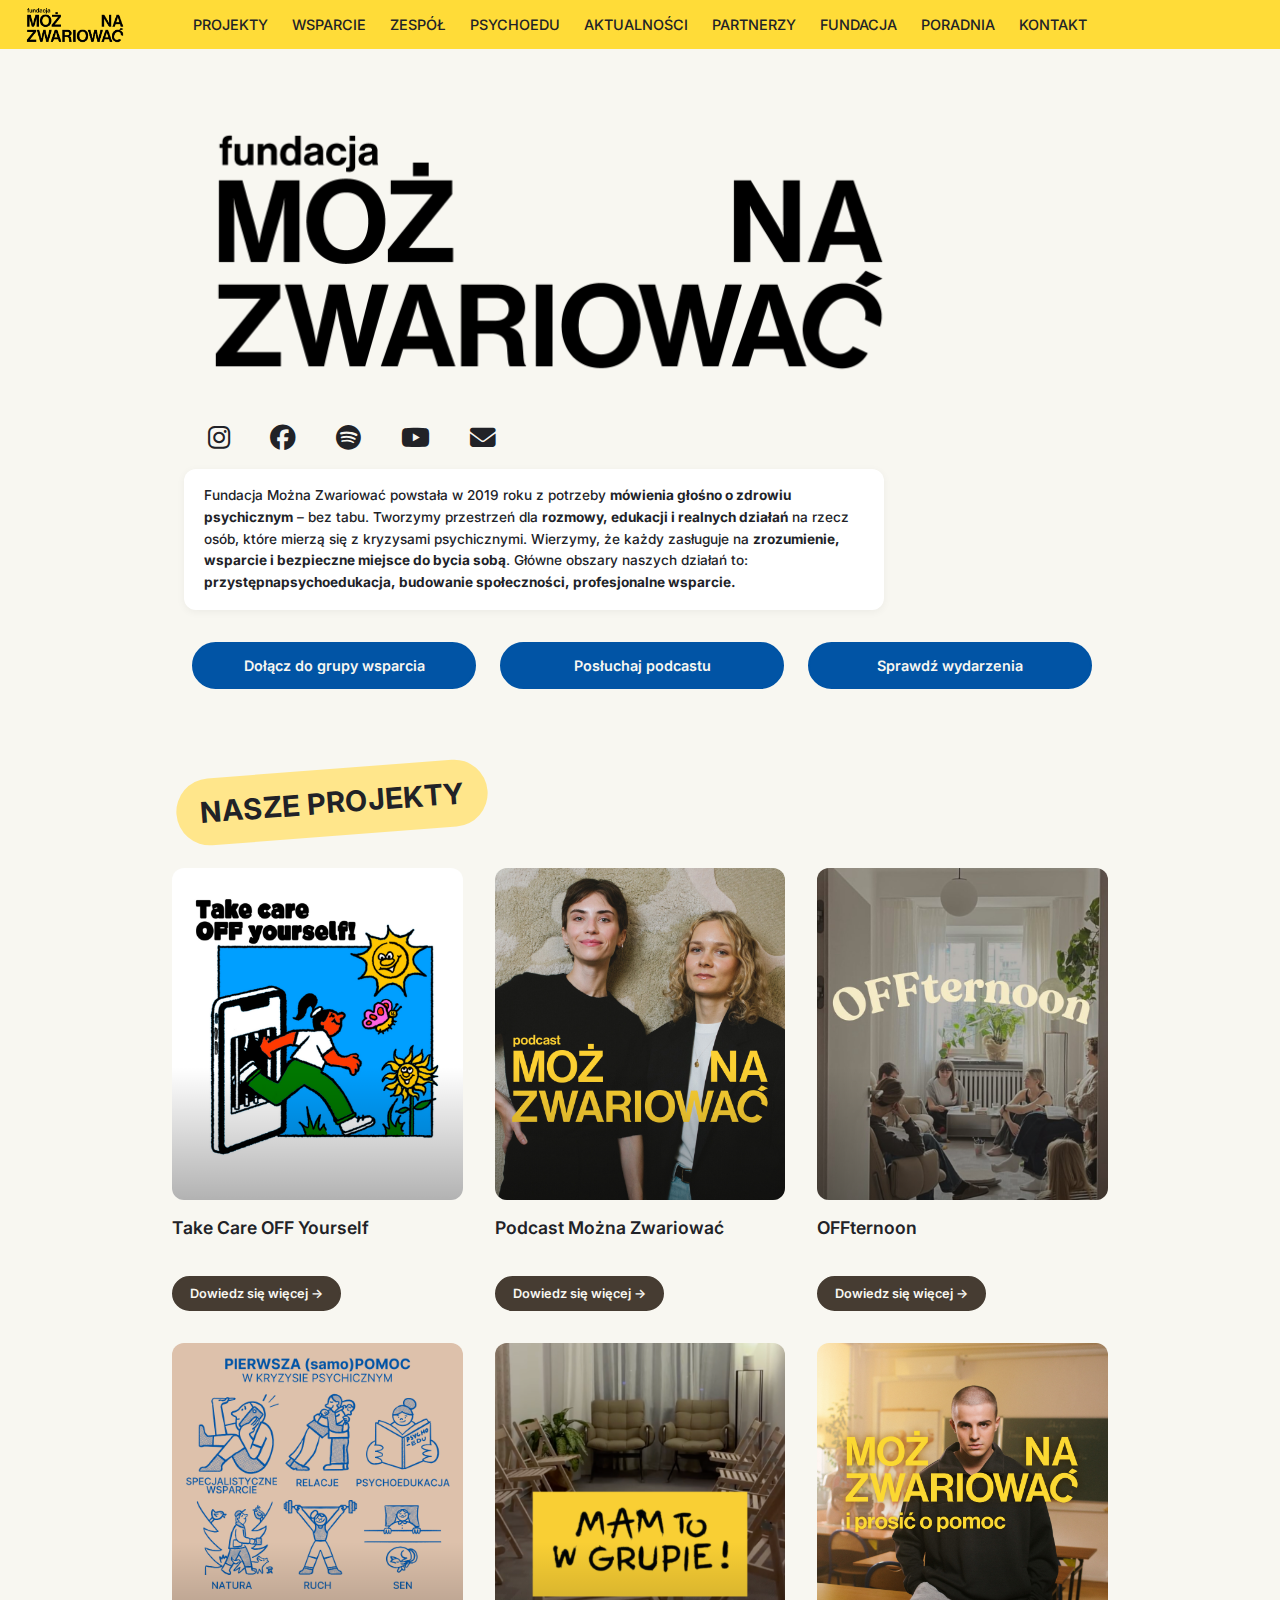
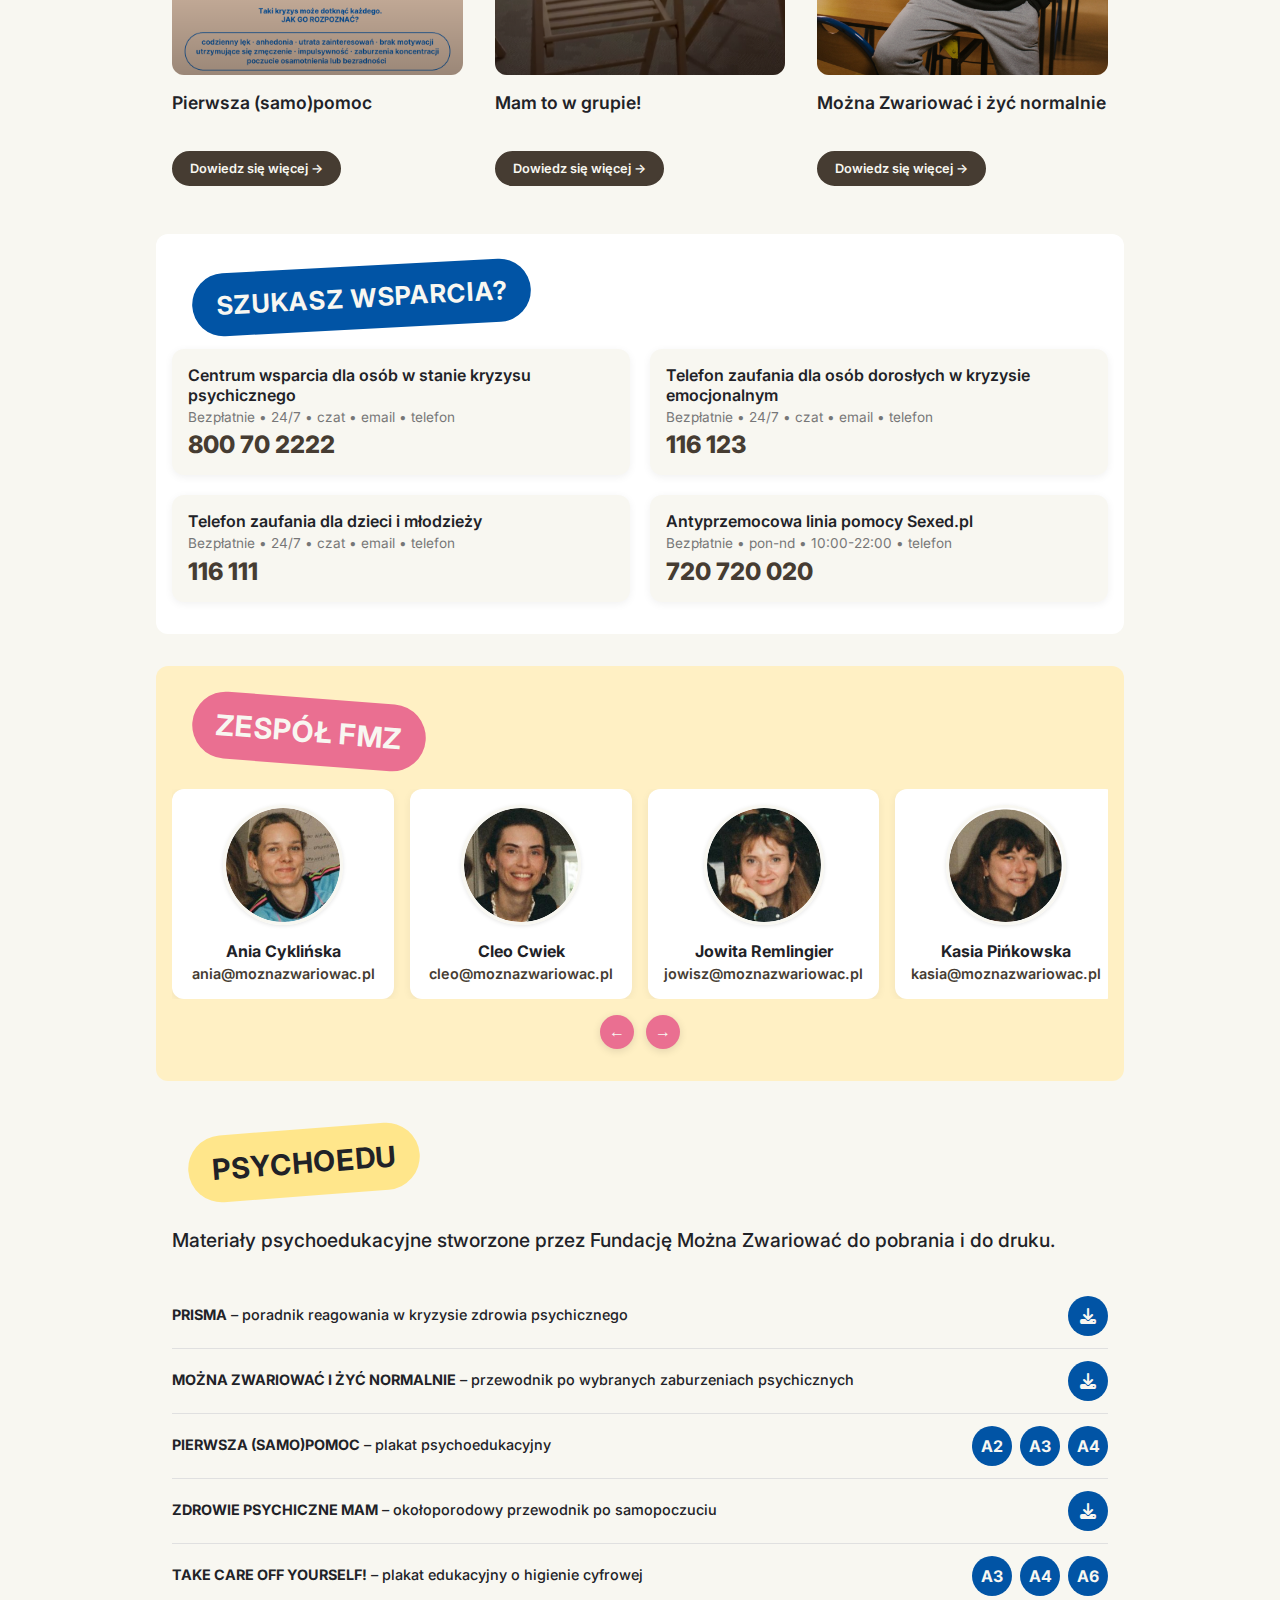
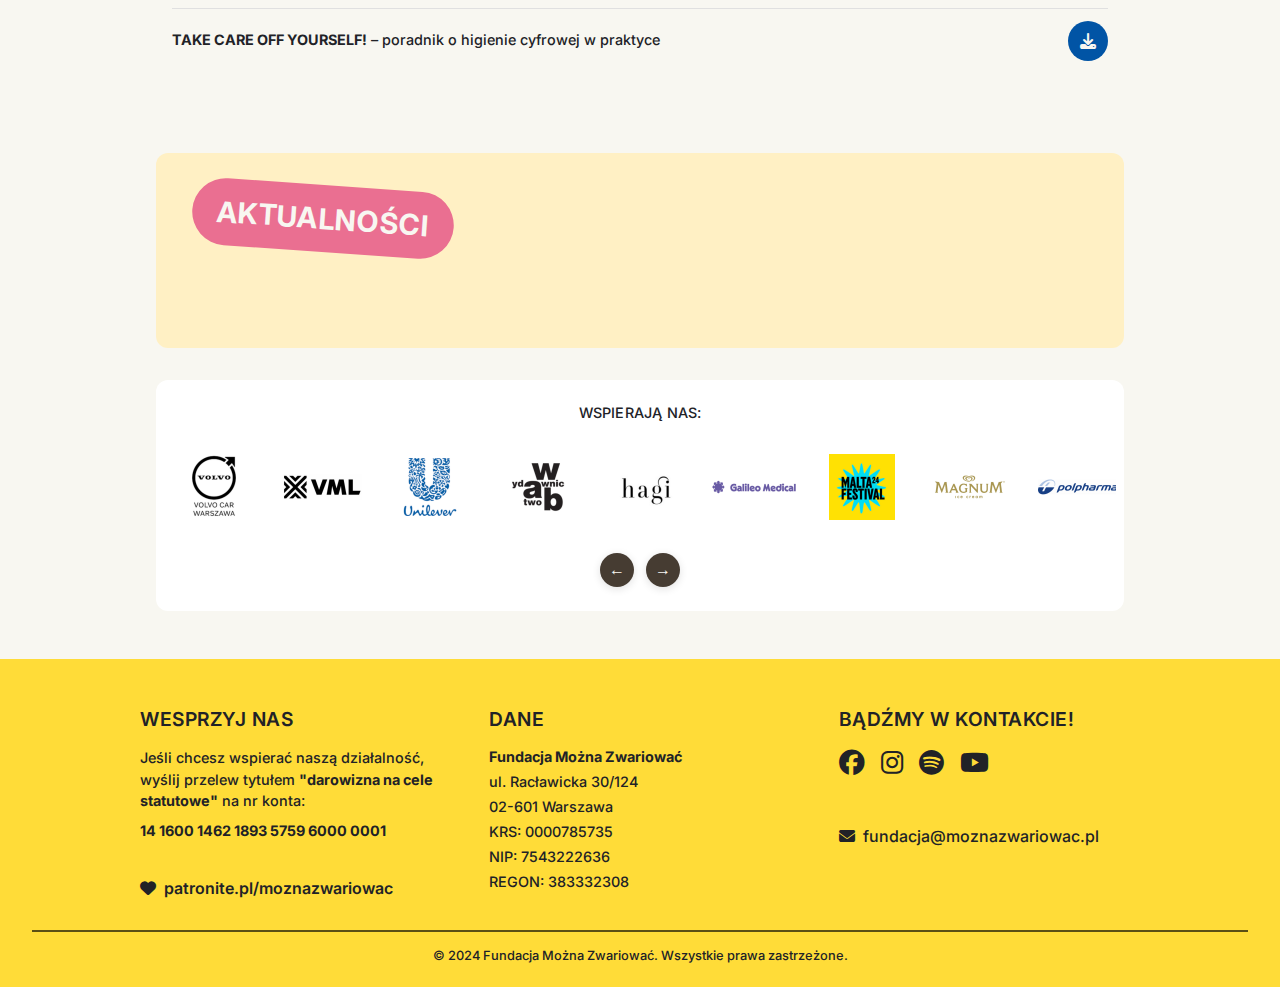
<file: index.html>
<!DOCTYPE html>
<html lang="pl">
  <head>
    <meta charset="UTF-8" />
    <meta name="viewport" content="width=device-width, initial-scale=1.0" />
    <title>Fundacja Można Zwariować</title>
    <link
      href="https://fonts.googleapis.com/css2?family=Inter:wght@400;600;800&display=swap"
      rel="stylesheet"
    />
    <link
      rel="stylesheet"
      href="https://cdnjs.cloudflare.com/ajax/libs/font-awesome/6.5.0/css/all.min.css"
    />
    <link rel="stylesheet" href="style.css" />
    <link rel="icon" type="image/png" href="images/favicon.png" />
  </head>
  <body>
    <header>
        <a href="index.html">
          <img
            src="images/logo-black.png"
            alt="Fundacja Można Zwariować"
            class="logo"
          />
        </a>

        <nav class="desktop-nav">
          <a href="#projekty">PROJEKTY</a>
          <a href="#wsparcie">WSPARCIE</a>
          <a href="#zespol">ZESPÓŁ</a>
          <a href="#psychoedu">PSYCHOEDU</a>
          <a href="#aktualnosci">AKTUALNOŚCI</a>
          <a href="#partnerzy">PARTNERZY</a>
          <a href="fundacja.html">FUNDACJA</a>
          <a href="http://poradniamoznazwariowac.pl/" target="_blank">PORADNIA</a>
          <a href="#kontakt">KONTAKT</a>
        </nav>

      <button class="menu-toggle" onclick="toggleMenu()">☰</button>
    </header>

    <nav class="menu" id="mobileMenu">
      <a href="#projekty">Projekty</a>
      <a href="#wsparcie">Wsparcie</a>
      <a href="#zespol">Zespół</a>
      <a href="#psychoedu">Psychoedu</a>
      <a href="#aktualnosci">Aktualności</a>
      <a href="#partnerzy">Partnerzy</a>
      <a href="fundacja.html">Fundacja</a>
      <a href="http://poradniamoznazwariowac.pl/" target="_blank">Poradnia</a>
      <a href="#kontakt">Kontakt</a>
    </nav>

    <main class="container">
      <section class="hero">
        <img
          src="images/logo-black.png"
          alt="Fundacja Można Zwariować"
          class="hero-logo"
        />

       <div class="social-icons">
          <a href="https://www.instagram.com/moznazwariowac/" target="_blank"
            ><i class="fab fa-instagram"></i
          ></a>
          <a
            href="https://www.facebook.com/fundacjamoznazwariowac/"
            target="_blank"
            ><i class="fab fa-facebook"></i
          ></a>
          <a
            href="https://open.spotify.com/show/7yq7L2H5VwxzbtKMXawCY4"
            target="_blank"
            ><i class="fab fa-spotify"></i
          ></a>
          <a href="https://www.youtube.com/@moznazwariowac" target="_blank"
            ><i class="fab fa-youtube"></i
          ></a>
          <a href="mailto:fundacja@moznazwariowac.pl"
            ><i class="fas fa-envelope"></i
          ></a>
        </div>
      </div>

        <div class="hero-description">
          <p>
            Fundacja Można Zwariować powstała w 2019 roku z potrzeby <b>mówienia
            głośno o zdrowiu psychicznym</b> – bez tabu. Tworzymy przestrzeń dla
            <b>rozmowy, edukacji i realnych działań</b> na rzecz osób, które mierzą się
            z kryzysami psychicznymi. Wierzymy, że każdy zasługuje na
            <b>zrozumienie, wsparcie i bezpieczne miejsce do bycia sobą</b>. 
            Główne obszary naszych działań to: <b>przystępnapsychoedukacja, budowanie społeczności, profesjonalne wsparcie.
          </p>
        </div>

        <div class="cta-buttons">
          <a href="https://forms.gle/CVg6E27VprXmiKcBA" class="cta-button" target="_blank">Dołącz do grupy wsparcia</a>
          <a href="https://www.youtube.com/@moznazwariowac/videos" class="cta-button" target="_blank">Posłuchaj podcastu</a>
          <a href="#" class="cta-button">Sprawdź wydarzenia</a>
        </div>
      </section>


      <div class="section-heading" id="projects">
        <h2>nasze projekty</h2>
      </div>
      <section class="projects" id="projekty">
        <div class="project">
          <div class="image-wrapper">
            <img src="images/takecare.png" alt="Take Care" />
          </div>
          <h3>Take Care OFF Yourself</h3>
          <a href="#" class="project-button">Dowiedz się więcej →</a>
        </div>

        <div class="project">
          <div class="image-wrapper">
            <img src="images/podcast.png" alt="Podcast" />
          </div>
          <h3>Podcast Można Zwariować</h3>
          <a href="https://open.spotify.com/show/7yq7L2H5VwxzbtKMXawCY4" class="project-button" target="_blank">Dowiedz się więcej →</a>
        </div>

        <div class="project">
          <div class="image-wrapper">
            <img src="images/offternoon.jpg" alt="OFFternoon" />
          </div>
          <h3>OFFternoon</h3>
          <a href="offternoon.html" class="project-button">Dowiedz się więcej →</a>
        </div>

        <div class="project">
          <div class="image-wrapper">
            <img src="images/plakat.png" alt="Materials" />
          </div>
          <h3>Pierwsza (samo)pomoc</h3>
          <a href="#" class="project-button">Dowiedz się więcej →</a>
        </div>

        <div class="project">
          <div class="image-wrapper">
            <img src="images/grupy3.png" alt="Support Group" />
          </div>
          <h3>Mam to w grupie!</h3>
          <a href="mamtowgrupie.html" class="project-button">Dowiedz się więcej →</a>
        </div>

        <div class="project">
          <div class="image-wrapper">
            <img src="images/kampania/poster1.jpg" alt="Events" />
          </div>
          <h3>Można Zwariować i żyć normalnie</h3>
          <a href="kampania.html" class="project-button">Dowiedz się więcej →</a>
        </div>

        <!-- <div class="project">
          <div class="image-wrapper">
            <img src="images/archive2.png" alt="Archive" />
          </div>
          <h3>Aktualności</h3>
          <a href="#" class="project-button">Dowiedz się więcej →</a>
        </div> -->
      </section>

      <section class="trusted-section" id="wsparcie" aria-label="Organizacje, którym możesz zaufać">
        <div class="trusted-heading">
          <h2>Szukasz wsparcia?</h2>
        </div>
        <div class="trusted-grid">
          <article class="trusted-card">
            <h3 class="trusted-title"><a class="Centrum Wsparcia dla Osób w Stanie Kryzysu Psychicznego" href="https://centrumwsparcia.pl/" target="_blank" rel="noopener">Centrum wsparcia dla osób w stanie kryzysu psychicznego</a></h3>
            <p class="trusted-meta">Bezpłatnie • 24/7 • czat • email • telefon</p>
            <p class="trusted-phone">800 70 2222</p>
          </article>

          <article class="trusted-card">
            <h3 class="trusted-title"><a class="Telefon zaufania dla osób dorosłych w kryzysie emocjonalnym" href="https://116sos.pl/" target="_blank" rel="noopener">Telefon zaufania dla osób dorosłych w kryzysie emocjonalnym</a></h3>
            <p class="trusted-meta">Bezpłatnie • 24/7 • czat • email • telefon</p>
            <p class="trusted-phone">116 123</p>
          </article>

          <article class="trusted-card">
            <h3 class="trusted-title"><a class="Telefon zaufania dla dzieci i młodzieży" href="https://116111.pl/" target="_blank" rel="noopener">Telefon zaufania dla dzieci i młodzieży</a></h3>
            <p class="trusted-meta">Bezpłatnie • 24/7 • czat • email • telefon</p>
            <p class="trusted-phone">116 111</p>
          </article>

          <article class="trusted-card">
            <h3 class="trusted-title"><a class="Antyprzemocowa linia pomocy Sexed.pl" href="https://sexed.pl/antyprzemocowa-linia/" target="_blank" rel="noopener">Antyprzemocowa linia pomocy Sexed.pl</a></h3>
            <p class="trusted-meta">Bezpłatnie • pon-nd • 10:00-22:00 • telefon</p>
            <p class="trusted-phone">720 720 020</p>
          </article>
        </div>
      </section>

      <section class="team-section" id="zespol">
        <div class="team-heading">
          <h2>zespół FMZ</h2>
        </div>
        <div class="team-carousel" aria-label="Zespół">
          <div class="team-track" id="teamTrack">
            <article class="team-card">
              <img class="team-avatar" src="images/ania.png" alt="Ania Cyklińska" />
              <h3 class="team-name">Ania Cyklińska</h3>
              <a class="team-email" href="mailto:ania@moznazwariowac.pl">ania@moznazwariowac.pl</a>
            </article>
            <article class="team-card">
              <img class="team-avatar" src="images/cleo.png" alt="Cleo Cwiek" />
              <h3 class="team-name">Cleo Cwiek</h3>
              <a class="team-email" href="mailto:cleo@moznazwariowac.pl">cleo@moznazwariowac.pl</a>
            </article>
            <article class="team-card">
              <img class="team-avatar" src="images/jowita.png" alt="Jowita Remlingier" />
              <h3 class="team-name">Jowita Remlingier</h3>
              <a class="team-email" href="mailto:jowisz@moznazwariowac.pl">jowisz@moznazwariowac.pl</a>
            </article>
            <article class="team-card">
              <img class="team-avatar" src="images/kasia.png" alt="Kasia Pińkowska" />
              <h3 class="team-name">Kasia Pińkowska</h3>
              <a class="team-email" href="mailto:kasia@moznazwariowac.pl">kasia@moznazwariowac.pl</a>
            </article>
            <article class="team-card">
              <img class="team-avatar" src="images/marlena.png" alt="Marlena Dudzic" />
              <h3 class="team-name">Marlena Dudzic</h3>
              <a class="team-email" href="mailto:marlena@moznazwariowac.pl">marlena@moznazwariowac.pl</a>
            </article>
            <article class="team-card">
              <img class="team-avatar" src="images/natalia.png" alt="Natalia Skałecka" />
              <h3 class="team-name">Natalia Skałecka</h3>
              <a class="team-email" href="mailto:natalia@moznazwariowac.pl">natalia@moznazwariowac.pl</a>
            </article>
            <article class="team-card">
              <img class="team-avatar" src="images/nikola.png" alt="Nikola Jakóbiak" />
              <h3 class="team-name">Nikola Jakóbiak</h3>
              <a class="team-email" href="mailto:nikola@moznazwariowac.pl">nikola@moznazwariowac.pl</a>
            </article>
          </div>
        </div>
        <div class="team-controls">
          <button class="team-arrow" id="teamPrev" aria-label="Poprzedni">←</button>
          <button class="team-arrow" id="teamNext" aria-label="Następny">→</button>
        </div>
        </section>

        <section class="downloads-section" id="psychoedu" aria-label="Materiały do pobrania">
          <div class="downloads-heading">
            <h2>PSYCHOEDU</h2>
          </div>
          <div class="downloads-content">
            <h3>Materiały psychoedukacyjne stworzone przez Fundację Można Zwariować do pobrania i do druku.</h3>
            <div class="downloads-files">
              <div class="download-item">
                <div class="download-info">
                  <h4><b>PRISMA</b> – poradnik reagowania w kryzysie zdrowia psychicznego</h4>
                  </div>
                <a href="https://drive.google.com/file/d/1AkpV8IbRtlFbvODEhepX5FxE9gxZK6Sy/view?usp=sharing" class="download-link" download>
                  <i class="fas fa-download"></i>
                </a>
              </div>
              <div class="download-item">
                <div class="download-info">
                  <h4><b>MOŻNA ZWARIOWAĆ I ŻYĆ NORMALNIE</b> – przewodnik po wybranych zaburzeniach psychicznych</h4>
                </div>
                <a href="https://drive.google.com/file/d/1vzmisI36SeDR1Ib9UPnWpc9Qx49pHuq4/view?usp=sharing" class="download-link" download>
                  <i class="fas fa-download"></i>
                </a>
              </div>
              <div class="download-item">
                <div class="download-info">
                  <h4><b>PIERWSZA (SAMO)POMOC</b> – plakat psychoedukacyjny</h4>
                </div>
                <div class="download-buttons">
                  <a href="https://drive.google.com/file/d/1t8uBd5U8M_1JInVhxexXxLSyks7fgVb6/view?usp=sharing" class="download-link" download>A2</a>
                  <a href="https://drive.google.com/file/d/1K2RusF0R9DjweR-a9WdTZ6hkpkXjFIGn/view?usp=sharing" class="download-link" download>A3</a>
                  <a href="https://drive.google.com/file/d/1MVrzPXCpaJBgLE9VXgFNlO-_PEVJSY0l/view?usp=sharing" class="download-link" download>A4</a>
                </div>
              </div>
              <div class="download-item">
                <div class="download-info">
                  <h4><b>ZDROWIE PSYCHICZNE MAM</b> – okołoporodowy przewodnik po samopoczuciu </h4>
                </div>
                <a href="https://drive.google.com/file/d/1NMuS2Zonf6kxhiUPzZrVwNc4xz4H-gSi/view?usp=sharing" class="download-link" download>
                  <i class="fas fa-download"></i>
                </a>
              </div>
              <div class="download-item">
                <div class="download-info">
                  <h4><b>TAKE CARE OFF YOURSELF!</b> – plakat edukacyjny o higienie cyfrowej</h4>
                </div>
                <div class="download-buttons">
                  <a href="https://drive.google.com/file/d/1zzDUolJ8pF8tScPF4yzJZ4iECauMotT8/view?usp=sharing" class="download-link" download>A3</a>
                  <a href="https://drive.google.com/file/d/1X4hQGOuIaIx8rHTEGJ8dn_weIZfPxAQ9/view?usp=sharing" class="download-link" download>A4</a>
                  <a href="https://drive.google.com/file/d/1WYmOs-LdxWRmuCXEfM8lwopyncpqix2y/view?usp=sharing" class="download-link" download>A6</a>
                </div>
              </div>
              <div class="download-item">
                <div class="download-info">
                  <h4><b>TAKE CARE OFF YOURSELF!</b> – poradnik o higienie cyfrowej w praktyce</h4>
                </div>
                <a href="https://drive.google.com/file/d/1uewqJsJp4NoGZCtAJEx8et4A74IIZWDT/view?usp=sharing" class="download-link" download>
                  <i class="fas fa-download"></i>
                </a>
              </div>
            </div>
          </div>
        </section>

        <section class="instagram-section" id="aktualnosci" aria-label="Aktualności">
          <div class="instagram-heading">
            <h2>aktualności</h2>
          </div>
          <div class="instagram-grid-container">
            <!-- Behold Instagram Feed Widget -->
            <behold-widget feed-id="1lDxrCmmyEaCpyabLuM0"></behold-widget>
            <script>
              (() => {
                const d=document,s=d.createElement("script");s.type="module";
                s.src="https://w.behold.so/widget.js";d.head.append(s);
              })();
            </script>
          </div>
        </section>

        <section class="partners-section" id="partnerzy" aria-label="Partnerzy">
          <div class="partners-heading">
            <h2>WSPIERAJĄ NAS:</h2>
          </div>
          <div class="partners-track" id="partnersTrack">
            <div class="partner-item"><img src="images/partnerzy/1.png" alt="Partner 1" /></div>
            <div class="partner-item"><img src="images/partnerzy/2.png" alt="Partner 2" /></div>
            <div class="partner-item"><img src="images/partnerzy/3.png" alt="Partner 3" /></div>
            <div class="partner-item"><img src="images/partnerzy/4.png" alt="Partner 4" /></div>
            <div class="partner-item"><img src="images/partnerzy/5.png" alt="Partner 5" /></div>
            <div class="partner-item"><img src="images/partnerzy/6.png" alt="Partner 6" /></div>
            <div class="partner-item"><img src="images/partnerzy/7.png" alt="Partner 7" /></div>
            <div class="partner-item"><img src="images/partnerzy/8.png" alt="Partner 8" /></div>
            <div class="partner-item"><img src="images/partnerzy/9.png" alt="Partner 9" /></div>
            <div class="partner-item"><img src="images/partnerzy/10.png" alt="Partner 10" /></div>
            <div class="partner-item"><img src="images/partnerzy/11.png" alt="Partner 11" /></div>
            <div class="partner-item"><img src="images/partnerzy/12.png" alt="Partner 12" /></div>
            <div class="partner-item"><img src="images/partnerzy/13.png" alt="Partner 13" /></div>
            <div class="partner-item"><img src="images/partnerzy/14.png" alt="Partner 14" /></div>
            <div class="partner-item"><img src="images/partnerzy/15.png" alt="Partner 15" /></div>
            <div class="partner-item"><img src="images/partnerzy/16.png" alt="Partner 16" /></div>
            <div class="partner-item"><img src="images/partnerzy/17.png" alt="Partner 17" /></div>
            <div class="partner-item"><img src="images/partnerzy/18.png" alt="Partner 18" /></div>
            <div class="partner-item"><img src="images/partnerzy/19.png" alt="Partner 19" /></div>
            <div class="partner-item"><img src="images/partnerzy/20.png" alt="Partner 20" /></div>
            <div class="partner-item"><img src="images/partnerzy/21.png" alt="Partner 21" /></div>
            <div class="partner-item"><img src="images/partnerzy/22.png" alt="Partner 22" /></div>
            <div class="partner-item"><img src="images/partnerzy/23.png" alt="Partner 23" /></div>
            <div class="partner-item"><img src="images/partnerzy/24.png" alt="Partner 24" /></div>
          </div>
          <div class="partners-controls">
            <button class="partners-arrow" id="partnersPrev" aria-label="Poprzedni">←</button>
            <button class="partners-arrow" id="partnersNext" aria-label="Następny">→</button>
          </div>
        </section>
      </main>

    <footer class="footer" id="kontakt">
      <div class="footer-content">
        <div class="footer-section">
          <h3>WESPRZYJ NAS</h3>
          <div class="donation-info">
            <p>Jeśli chcesz wspierać naszą działalność, wyślij przelew tytułem <strong>"darowizna na cele statutowe"</strong> na nr konta:</p>
            <p class="bank-account"><strong>14 1600 1462 1893 5759 6000 0001</strong></p><br>
            <a href="https://patronite.pl/moznazwariowac" target="_blank" class="patronite-link">
              <i class="fas fa-heart"></i> patronite.pl/moznazwariowac
            </a>
          </div>
        </div>

        <div class="footer-section">
          <h3>DANE</h3>
          <div class="contact-info">
            <p><strong>Fundacja Można Zwariować</strong></p>
            <p>ul. Racławicka 30/124</p>
            <p>02-601 Warszawa</p>
            <p>KRS: 0000785735</p>
            <p>NIP: 7543222636</p>
            <p>REGON: 383332308</p>
          </div>
        </div>

        <div class="footer-section">
          <h3>BĄDŹMY W KONTAKCIE!</h3>
          <div class="footer-social-icons">
            <a href="https://www.facebook.com/fundacjamoznazwariowac/" target="_blank">
              <i class="fab fa-facebook"></i>
            </a>
            <a href="https://www.instagram.com/moznazwariowac/" target="_blank">
              <i class="fab fa-instagram"></i>
            </a>
            <a href="https://open.spotify.com/show/7yq7L2H5VwxzbtKMXawCY4" target="_blank">
              <i class="fab fa-spotify"></i>
            </a>
            <a href="https://www.youtube.com/@moznazwariowac" target="_blank">
              <i class="fab fa-youtube"></i>
            </a>
          </div> <br><br>
          <a href="mailto:fundacja@moznazwariowac.pl" class="email-link">
            <i class="fas fa-envelope"></i> fundacja@moznazwariowac.pl
          </a>
        </div>
      </div>
      <div class="footer-bottom">
        <p>&copy; 2024 Fundacja Można Zwariować. Wszystkie prawa zastrzeżone.</p>
      </div>
    </footer>

    <script src="script.js"></script>
  </body>
</html>
</file>
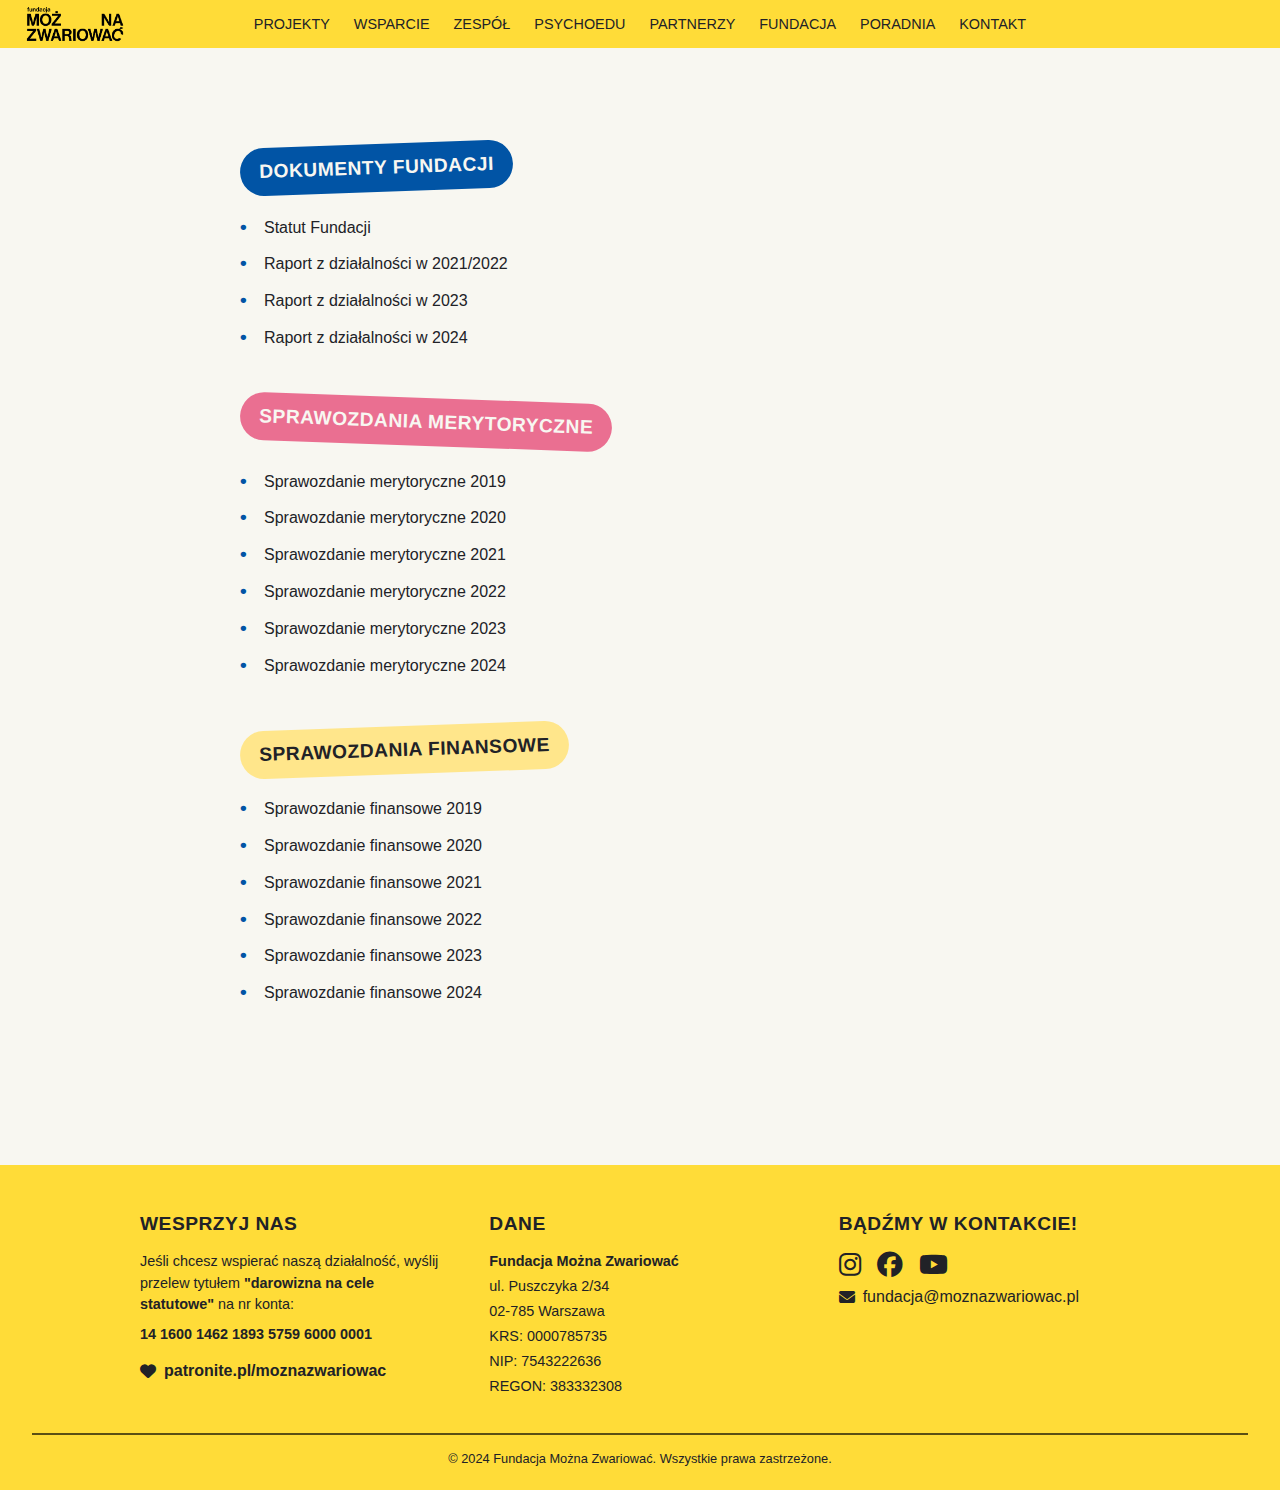
<file: fundacja.html>
<!DOCTYPE html>
<html lang="pl">
  <head>
    <meta charset="UTF-8" />
    <meta name="viewport" content="width=device-width, initial-scale=1.0" />
    <title>Dokumenty Fundacji - Fundacja Można Zwariować</title>
    <link rel="stylesheet" href="style.css" />
    <link rel="icon" type="image/png" href="images/favicon.png" />
    <link
      rel="stylesheet"
      href="https://cdnjs.cloudflare.com/ajax/libs/font-awesome/6.5.0/css/all.min.css"
    />
  </head>
  <body>
    <header>
      <a href="index.html">
        <img
          src="images/logo-black.png"
          alt="Fundacja Można Zwariować"
          class="logo"
        />
      </a>

      <nav class="desktop-nav">
        <a href="index.html#projekty">PROJEKTY</a>
        <a href="index.html#wsparcie">WSPARCIE</a>
        <a href="index.html#zespol">ZESPÓŁ</a>
        <a href="index.html#psychoedu">PSYCHOEDU</a>
        <a href="index.html#partnerzy">PARTNERZY</a>
        <a href="#">FUNDACJA</a>
        <a href="http://poradniamoznazwariowac.pl/" target="_blank">PORADNIA</a>
        <a href="#kontakt">KONTAKT</a>
      </nav>

      <button class="menu-toggle" onclick="toggleMenu()">☰</button>
    </header>

    <nav class="menu" id="mobileMenu">
      <a href="index.html#projekty">Projekty</a>
      <a href="index.html#wsparcie">Wsparcie</a>
      <a href="index.html#zespol">Zespół</a>
      <a href="index.html#psychoedu">Psychoedu</a>
      <a href="index.html#partnerzy">Partnerzy</a>
      <a href="#">Fundacja</a>
      <a href="http://poradniamoznazwariowac.pl/" target="_blank">Poradnia</a>
      <a href="#kontakt">Kontakt</a>
    </nav>

    <main class="container">
      <section class="fundacja-content">
        <div class="fundacja-documents">
          <div class="document-category">
            <h3>Dokumenty Fundacji</h3>
            <ul class="document-list">
              <li>
                <a
                  href="https://drive.google.com/file/d/1d4nQJJcbDqwRCEUjjt_21uI21xPzg3wt/view?usp=sharing"
                  target="_blank"
                  >Statut Fundacji</a
                >
              </li>
              <li>
                <a
                  href="https://drive.google.com/file/d/1uLMKin0c3I-Z9AojLu7fRr9Eh44D7HbI/view?usp=drive_link"
                  target="_blank"
                  >Raport z działalności w 2021/2022</a
                >
              </li>
              <li>
                <a
                  href="https://drive.google.com/file/d/1YUthxy9ngGDDun0_7vM9Bh2rWNS5jazd/view?usp=drive_link"
                  target="_blank"
                  >Raport z działalności w 2023</a
                >
              </li>
              <li>
                <a
                  href="https://drive.google.com/file/d/1qMiPgWrTAtrRI1tJdW-hkSCKahdEItfP/view?usp=drive_link"
                  target="_blank"
                  >Raport z działalności w 2024</a
                >
              </li>
            </ul>
          </div>

          <div class="document-category">
            <h3>Sprawozdania Merytoryczne</h3>
            <ul class="document-list">
              <li>
                <a
                  href="https://drive.google.com/file/d/1AwRHiox2M8cMzh7XpkW0M2lnWJNxGFEr/view?usp=drive_link"
                  target="_blank"
                  >Sprawozdanie merytoryczne 2019</a
                >
              </li>
              <li>
                <a
                  href="https://drive.google.com/file/d/1Di6sblJcnN14xrJKBvUqa0HBLBFZTbzE/view?usp=drive_link"
                  target="_blank"
                  >Sprawozdanie merytoryczne 2020</a
                >
              </li>
              <li>
                <a
                  href="https://drive.google.com/file/d/1berrquo-p_4drNLRRub_hHUsUAJ-y6s-/view?usp=drive_link"
                  target="_blank"
                  >Sprawozdanie merytoryczne 2021</a
                >
              </li>
              <li>
                <a
                  href="https://drive.google.com/file/d/1gRIy3gO5rk0SXbJh65raAJB4xQeWGdyc/view?usp=drive_link"
                  target="_blank"
                  >Sprawozdanie merytoryczne 2022</a
                >
              </li>
              <li>
                <a
                  href="https://drive.google.com/file/d/1gd8CB0HeP896nq1nrWhAdLpXt-D5IWnv/view?usp=drive_link"
                  target="_blank"
                  >Sprawozdanie merytoryczne 2023</a
                >
              </li>
              <li>
                <a
                  href="https://drive.google.com/file/d/1nSnFpI-QwxFBRjOshlWDGKL-79VkQOLZ/view?usp=drive_link"
                  target="_blank"
                  >Sprawozdanie merytoryczne 2024</a
                >
              </li>
            </ul>
          </div>

          <div class="document-category">
            <h3>Sprawozdania Finansowe</h3>
            <ul class="document-list">
              <li>
                <a
                  href="https://drive.google.com/file/d/1PYPLjd1kMrdKyXEANFbq8mZGMTwW1-Mi/view?usp=drive_link"
                  target="_blank"
                  >Sprawozdanie finansowe 2019</a
                >
              </li>
              <li>
                <a
                  href="https://drive.google.com/file/d/1PCPICQTsoQjXtjVCsxi3CqknJhbYVLTd/view?usp=sharing"
                  target="_blank"
                  >Sprawozdanie finansowe 2020</a
                >
              </li>
              <li>
                <a
                  href="https://drive.google.com/file/d/13rWYHEEf_MztoT4-wtuid4rE-2GxUvYs/view?usp=sharing"
                  target="_blank"
                  >Sprawozdanie finansowe 2021</a
                >
              </li>
              <li>
                <a
                  href="https://drive.google.com/file/d/1I5GA4s_Wes8PDnWTDBu29x3uAdHlTXFG/view?usp=sharing"
                  target="_blank"
                  >Sprawozdanie finansowe 2022</a
                >
              </li>
              <li>
                <a
                  href="https://drive.google.com/file/d/14_ga2hTc7gisoK_-02olqeIA-SaxT1WY/view?usp=sharing"
                  target="_blank"
                  >Sprawozdanie finansowe 2023</a
                >
              </li>
              <li>
                <a
                  href="https://drive.google.com/file/d/1Zi_413v2adzbbMGD41zWTFJr21IZRP0F/view?usp=sharing"
                  target="_blank"
                  >Sprawozdanie finansowe 2024</a
                >
              </li>
            </ul>
          </div>
        </div>
      </section>
    </main>

    <footer class="footer" id="kontakt">
      <div class="footer-content">
        <div class="footer-section">
          <h3>WESPRZYJ NAS</h3>
          <div class="donation-info">
            <p>
              Jeśli chcesz wspierać naszą działalność, wyślij przelew tytułem
              <strong>"darowizna na cele statutowe"</strong> na nr konta:
            </p>
            <p class="bank-account">
              <strong>14 1600 1462 1893 5759 6000 0001</strong>
            </p>
            <a
              href="https://patronite.pl/moznazwariowac"
              class="patronite-link"
            >
              <i class="fas fa-heart"></i> patronite.pl/moznazwariowac
            </a>
          </div>
        </div>

        <div class="footer-section">
          <h3>DANE</h3>
          <div class="contact-info">
            <p><strong>Fundacja Można Zwariować</strong></p>
            <p>ul. Puszczyka 2/34</p>
            <p>02-785 Warszawa</p>
            <p>KRS: 0000785735</p>
            <p>NIP: 7543222636</p>
            <p>REGON: 383332308</p>
          </div>
        </div>

        <div class="footer-section">
          <h3>BĄDŹMY W KONTAKCIE!</h3>
          <div class="footer-social-icons">
            <a href="https://www.instagram.com/moznazwariowac/" target="_blank">
              <i class="fab fa-instagram"></i>
            </a>
            <a href="https://www.facebook.com/moznazwariowac" target="_blank">
              <i class="fab fa-facebook"></i>
            </a>
            <a href="https://www.youtube.com/@moznazwariowac" target="_blank">
              <i class="fab fa-youtube"></i>
            </a>
          </div>
          <a href="mailto:fundacja@moznazwariowac.pl" class="email-link">
            <i class="fas fa-envelope"></i> fundacja@moznazwariowac.pl
          </a>
        </div>
      </div>
      <div class="footer-bottom">
        <p>
          &copy; 2024 Fundacja Można Zwariować. Wszystkie prawa zastrzeżone.
        </p>
      </div>
    </footer>

    <script src="script.js"></script>
  </body>
</html>
</file>
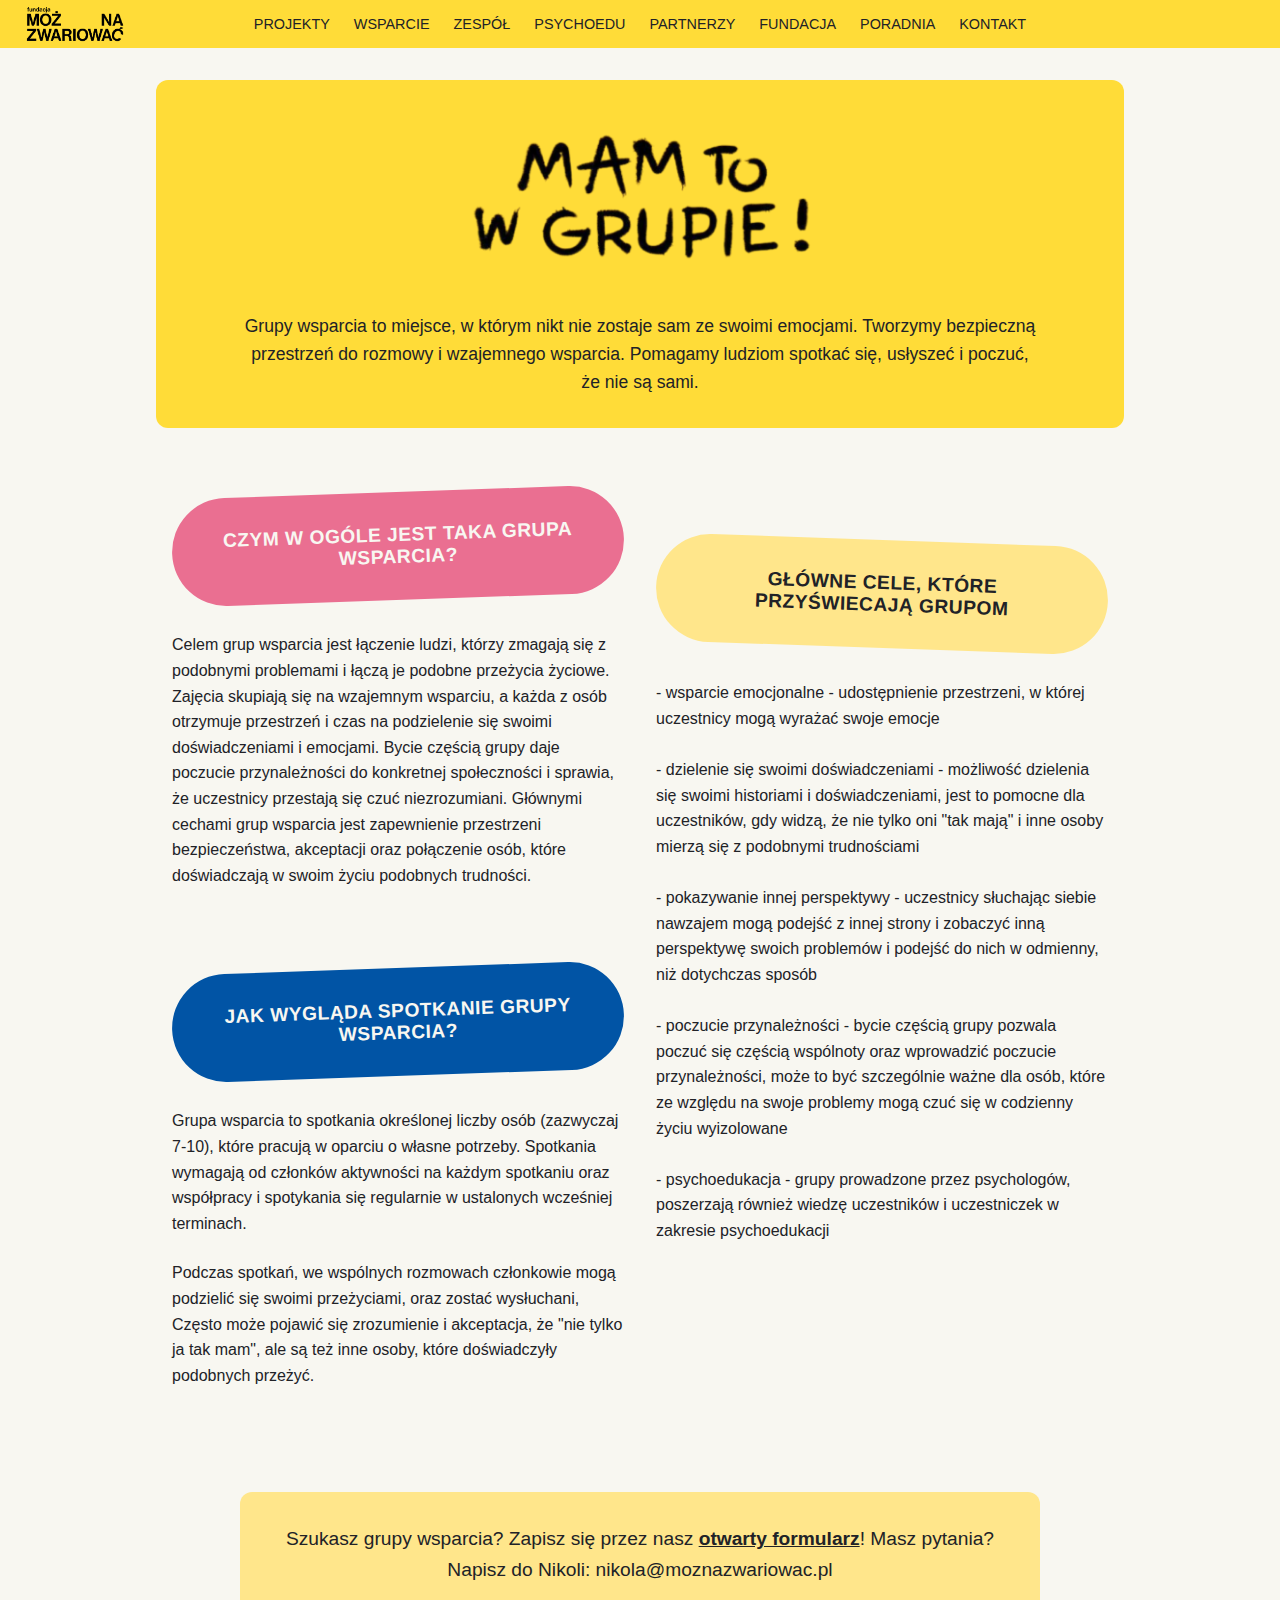
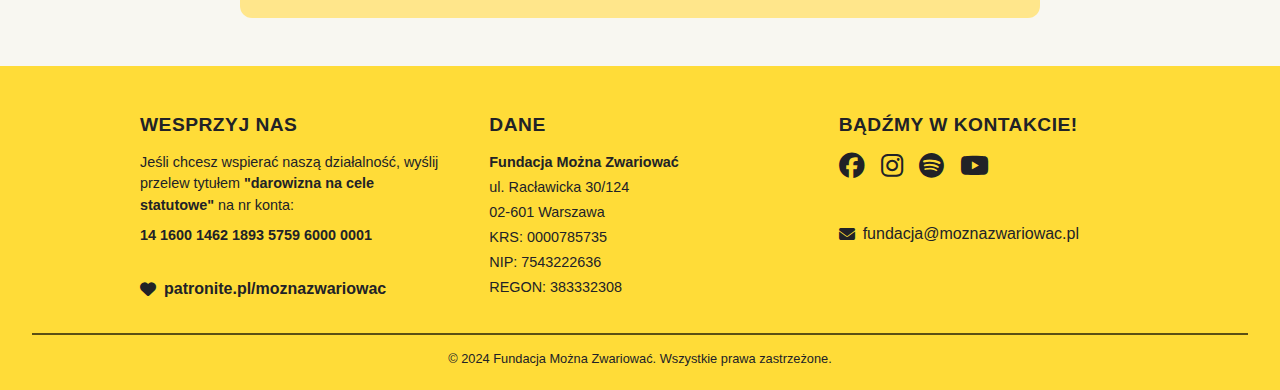
<file: mamtowgrupie.html>
<!DOCTYPE html>
<html lang="pl">
  <head>
    <meta charset="UTF-8" />
    <meta name="viewport" content="width=device-width, initial-scale=1.0" />
    <title>Mam to w grupie! - Fundacja Można Zwariować</title>
    <link rel="stylesheet" href="style.css" />
    <link rel="icon" type="image/png" href="images/favicon.png" />
    <link
      rel="stylesheet"
      href="https://cdnjs.cloudflare.com/ajax/libs/font-awesome/6.5.0/css/all.min.css"
    />
  </head>
  <body>
    <header>
      <a href="index.html">
        <img
          src="images/logo-black.png"
          alt="Fundacja Można Zwariować"
          class="logo"
        />
      </a>

      <nav class="desktop-nav">
        <a href="index.html#projekty">PROJEKTY</a>
        <a href="index.html#wsparcie">WSPARCIE</a>
        <a href="index.html#zespol">ZESPÓŁ</a>
        <a href="index.html#psychoedu">PSYCHOEDU</a>
        <a href="index.html#partnerzy">PARTNERZY</a>
        <a href="fundacja.html">FUNDACJA</a>
        <a href="http://poradniamoznazwariowac.pl/" target="_blank">PORADNIA</a>
        <a href="#kontakt">KONTAKT</a>
      </nav>

      <button class="menu-toggle" onclick="toggleMenu()">☰</button>
    </header>

    <nav class="menu" id="mobileMenu">
      <a href="index.html#projekty">Projekty</a>
      <a href="index.html#wsparcie">Wsparcie</a>
      <a href="index.html#zespol">Zespół</a>
      <a href="index.html#psychoedu">Psychoedu</a>
      <a href="index.html#partnerzy">Partnerzy</a>
      <a href="fundacja.html">Fundacja</a>
      <a href="http://poradniamoznazwariowac.pl/" target="_blank">Poradnia</a>
      <a href="#kontakt">Kontakt</a>
    </nav>

    <main class="container">
      <section class="mamtowgrupie-hero">
        <img
          src="images/mamtowgrupielogo.png"
          alt="Mam to w grupie!"
          class="mamtowgrupie-logo"
        />
        <p class="mamtowgrupie-subtitle">
          Grupy wsparcia to miejsce, w którym nikt nie zostaje sam ze swoimi
          emocjami. Tworzymy bezpieczną przestrzeń do rozmowy i wzajemnego
          wsparcia. Pomagamy ludziom spotkać się, usłyszeć i poczuć, że nie są
          sami.
        </p>
      </section>

      <section class="mamtowgrupie-content">
        <div class="mamtowgrupie-left">
          <div class="mamtowgrupie-pink-header">
            <h3>czym w ogóle jest taka grupa wsparcia?</h3>
          </div>
          <p>
            Celem grup wsparcia jest łączenie ludzi, którzy zmagają się z
            podobnymi problemami i łączą je podobne przeżycia życiowe. Zajęcia
            skupiają się na wzajemnym wsparciu, a każda z osób otrzymuje
            przestrzeń i czas na podzielenie się swoimi doświadczeniami i
            emocjami.
            <b
              >Bycie częścią grupy daje poczucie przynależności do konkretnej
              społeczności i sprawia, że uczestnicy przestają się czuć
              niezrozumiani.</b
            >
            Głównymi cechami grup wsparcia jest zapewnienie przestrzeni
            bezpieczeństwa, akceptacji oraz połączenie osób, które doświadczają
            w swoim życiu podobnych trudności.
          </p>

          <div class="mamtowgrupie-meeting-header">
            <h3>Jak wygląda spotkanie grupy wsparcia?</h3>
          </div>
          <p>
            Grupa wsparcia to spotkania określonej liczby osób (zazwyczaj 7-10),
            które pracują w oparciu o własne potrzeby. Spotkania
            <b
              >wymagają od członków aktywności na każdym spotkaniu oraz
              współpracy i spotykania się regularnie w ustalonych wcześniej
              terminach</b
            >.
          </p>
          <p>
            Podczas spotkań, we wspólnych rozmowach członkowie mogą podzielić
            się swoimi przeżyciami, oraz zostać wysłuchani,
            <b
              >Często może pojawić się zrozumienie i akceptacja, że "nie tylko
              ja tak mam"</b
            >, ale są też inne osoby, które doświadczyły podobnych przeżyć.
          </p>
        </div>

        <div class="mamtowgrupie-right">
          <div class="mamtowgrupie-goals-header">
            <h3>Główne cele, które przyświecają grupom</h3>
          </div>
          <p>
            - <b>wsparcie emocjonalne</b> - udostępnienie przestrzeni, w której
            uczestnicy mogą wyrażać swoje emocje<br /><br />
            - <b>dzielenie się swoimi doświadczeniami</b> - możliwość dzielenia
            się swoimi historiami i doświadczeniami, jest to pomocne dla
            uczestników, gdy widzą, że nie tylko oni "tak mają" i inne osoby
            mierzą się z podobnymi trudnościami<br /><br />
            - <b>pokazywanie innej perspektywy</b> - uczestnicy słuchając siebie
            nawzajem mogą podejść z innej strony i zobaczyć inną perspektywę
            swoich problemów i podejść do nich w odmienny, niż dotychczas
            sposób<br /><br />
            - <b>poczucie przynależności</b> - bycie częścią grupy pozwala
            poczuć się częścią wspólnoty oraz wprowadzić poczucie
            przynależności, może to być szczególnie ważne dla osób, które ze
            względu na swoje problemy mogą czuć się w codzienny życiu
            wyizolowane<br /><br />
            - <b>psychoedukacja</b> - grupy prowadzone przez psychologów,
            poszerzają również wiedzę uczestników i uczestniczek w zakresie
            psychoedukacji
          </p>
        </div>
      </section>

      <section class="mamtowgrupie-cta">
        <p>
          Szukasz grupy wsparcia? Zapisz się przez nasz
          <a
            href="https://docs.google.com/forms/d/e/1FAIpQLScxrK98LNWduYkd12c1AmS2DmEoFQ6WsiyhpgLG67Tw1LAW2Q/viewform"
            target="_blank"
            class="mamtowgrupie-form-link"
            >otwarty formularz</a
          >! Masz pytania? Napisz do Nikoli: nikola@moznazwariowac.pl
        </p>
      </section>
    </main>

    <footer class="footer" id="kontakt">
      <div class="footer-content">
        <div class="footer-section">
          <h3>WESPRZYJ NAS</h3>
          <div class="donation-info">
            <p>
              Jeśli chcesz wspierać naszą działalność, wyślij przelew tytułem
              <strong>"darowizna na cele statutowe"</strong> na nr konta:
            </p>
            <p class="bank-account">
              <strong>14 1600 1462 1893 5759 6000 0001</strong>
            </p>
            <br />
            <a
              href="https://patronite.pl/moznazwariowac"
              target="_blank"
              class="patronite-link"
            >
              <i class="fas fa-heart"></i> patronite.pl/moznazwariowac
            </a>
          </div>
        </div>

        <div class="footer-section">
          <h3>DANE</h3>
          <div class="contact-info">
            <p><strong>Fundacja Można Zwariować</strong></p>
            <p>ul. Racławicka 30/124</p>
            <p>02-601 Warszawa</p>
            <p>KRS: 0000785735</p>
            <p>NIP: 7543222636</p>
            <p>REGON: 383332308</p>
          </div>
        </div>

        <div class="footer-section">
          <h3>BĄDŹMY W KONTAKCIE!</h3>
          <div class="footer-social-icons">
            <a
              href="https://www.facebook.com/fundacjamoznazwariowac/"
              target="_blank"
            >
              <i class="fab fa-facebook"></i>
            </a>
            <a href="https://www.instagram.com/moznazwariowac/" target="_blank">
              <i class="fab fa-instagram"></i>
            </a>
            <a
              href="https://open.spotify.com/show/7yq7L2H5VwxzbtKMXawCY4"
              target="_blank"
            >
              <i class="fab fa-spotify"></i>
            </a>
            <a href="https://www.youtube.com/@moznazwariowac" target="_blank">
              <i class="fab fa-youtube"></i>
            </a>
          </div>
          <br /><br />
          <a href="mailto:fundacja@moznazwariowac.pl" class="email-link">
            <i class="fas fa-envelope"></i> fundacja@moznazwariowac.pl
          </a>
        </div>
      </div>
      <div class="footer-bottom">
        <p>
          &copy; 2024 Fundacja Można Zwariować. Wszystkie prawa zastrzeżone.
        </p>
      </div>
    </footer>

    <script src="script.js"></script>
  </body>
</html>
</file>
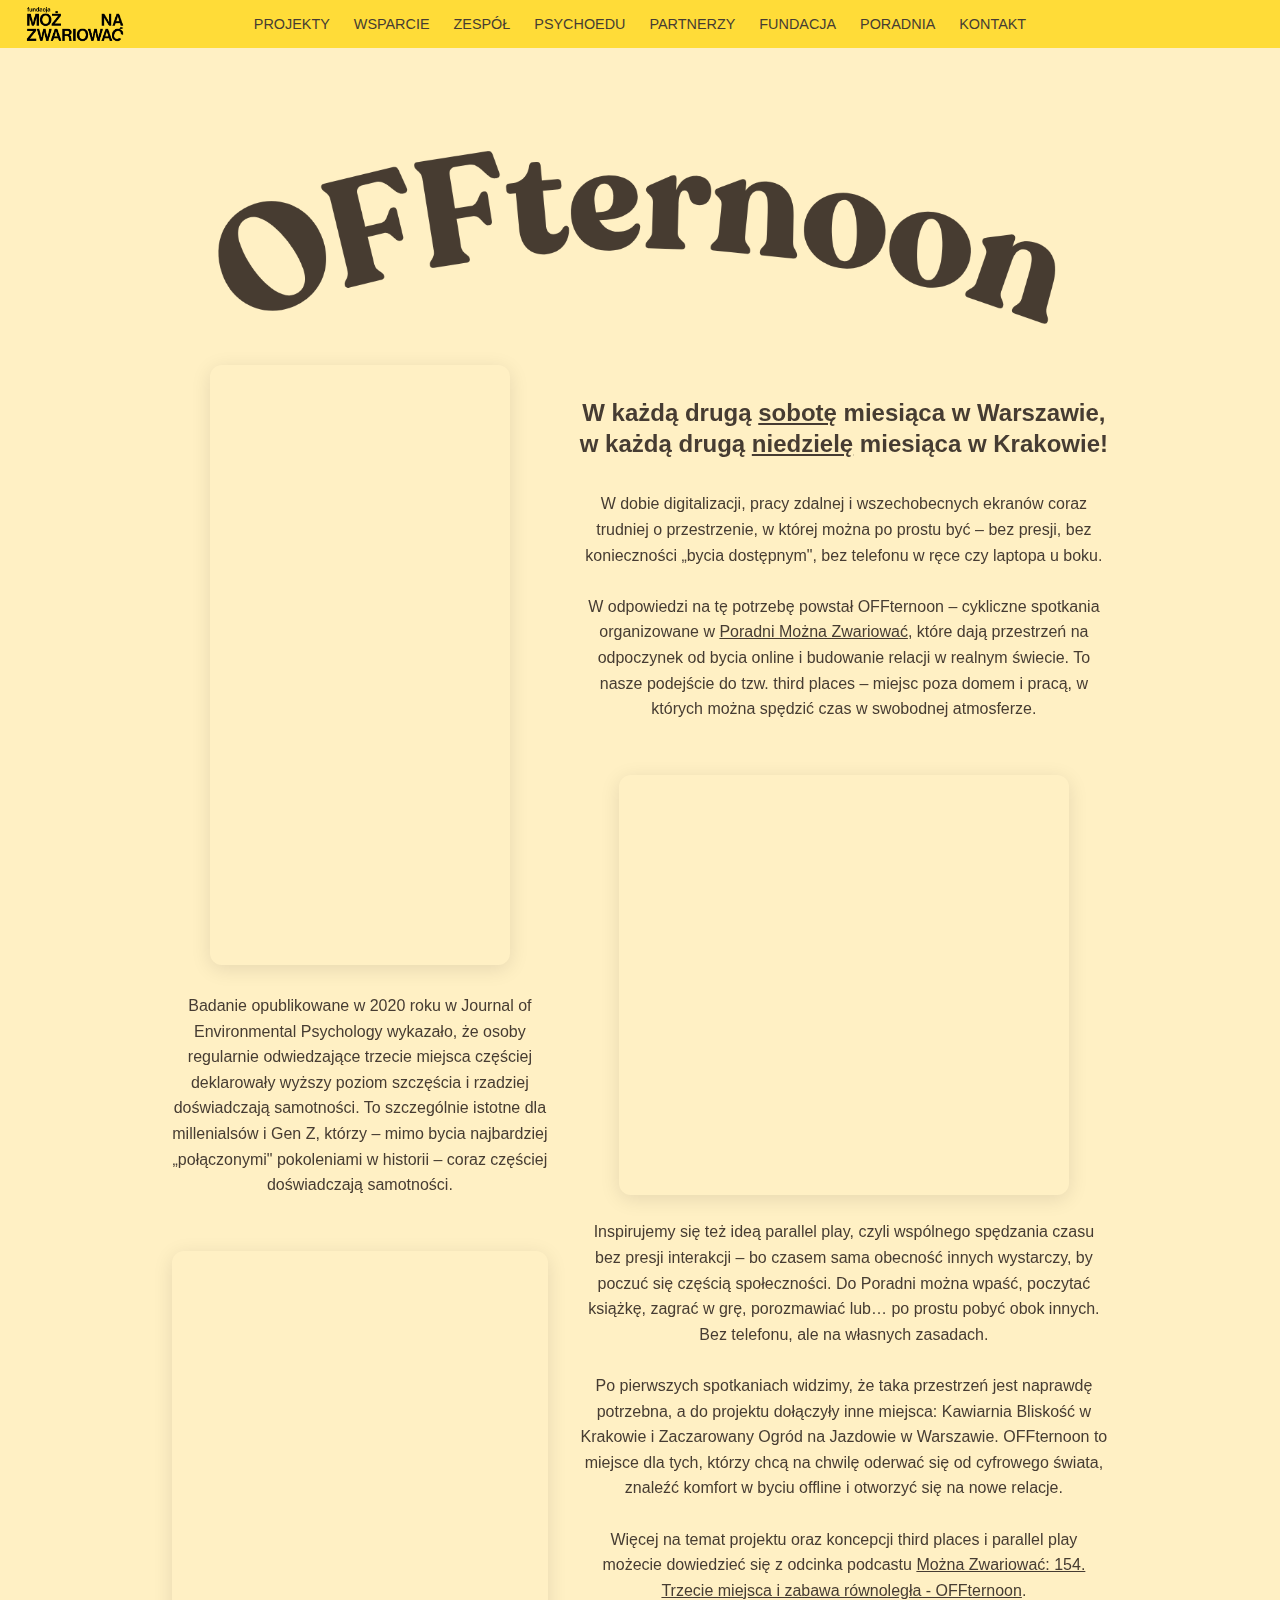
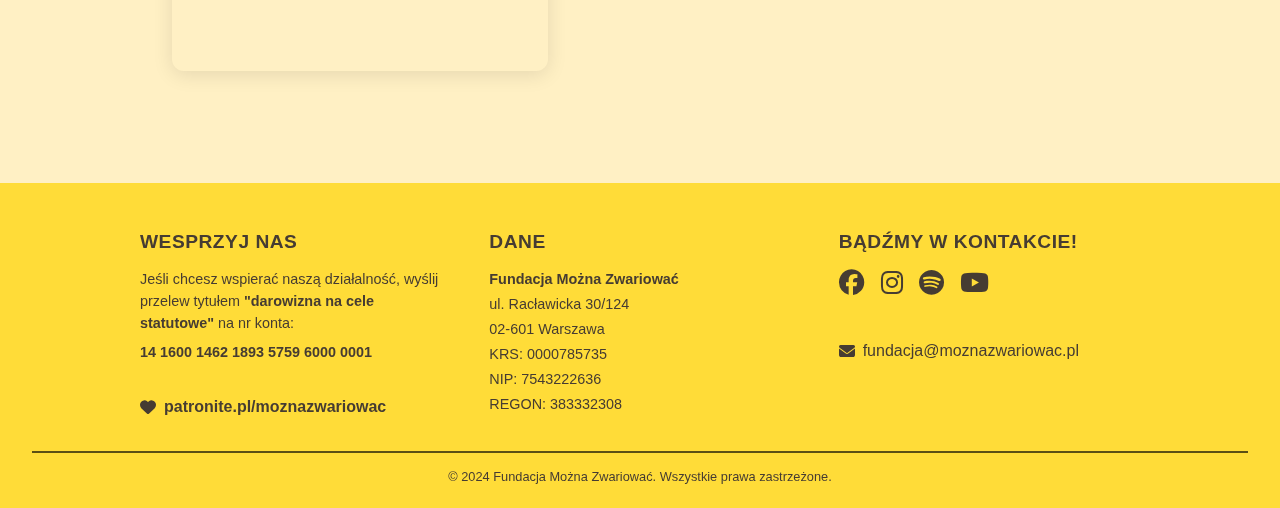
<file: offternoon.html>
<!DOCTYPE html>
<html lang="pl">
  <head>
    <meta charset="UTF-8" />
    <meta name="viewport" content="width=device-width, initial-scale=1.0" />
    <title>OFFternoon - Fundacja Można Zwariować</title>
    <link rel="stylesheet" href="style.css" />
    <link rel="icon" type="image/png" href="images/favicon.png" />
    <link
      rel="stylesheet"
      href="https://cdnjs.cloudflare.com/ajax/libs/font-awesome/6.5.0/css/all.min.css"
    />
    <link rel="preconnect" href="https://fonts.googleapis.com" />
    <link rel="preconnect" href="https://fonts.gstatic.com" crossorigin />
    <link
      href="https://fonts.googleapis.com/css2?family=Recoleta:wght@400;600;700&family=Playfair+Display:wght@400;600;700&display=swap"
      rel="stylesheet"
    />
  </head>
  <body>
    <header>
      <a href="index.html">
        <img
          src="images/logo-black.png"
          alt="Fundacja Można Zwariować"
          class="logo"
        />
      </a>

      <nav class="desktop-nav">
        <a href="index.html#projekty">PROJEKTY</a>
        <a href="index.html#wsparcie">WSPARCIE</a>
        <a href="index.html#zespol">ZESPÓŁ</a>
        <a href="index.html#psychoedu">PSYCHOEDU</a>
        <a href="index.html#partnerzy">PARTNERZY</a>
        <a href="fundacja.html">FUNDACJA</a>
        <a href="http://poradniamoznazwariowac.pl/" target="_blank">PORADNIA</a>
        <a href="#kontakt">KONTAKT</a>
      </nav>

      <button class="menu-toggle" onclick="toggleMenu()">☰</button>
    </header>

    <nav class="menu" id="mobileMenu">
      <a href="index.html#projekty">Projekty</a>
      <a href="index.html#wsparcie">Wsparcie</a>
      <a href="index.html#zespol">Zespół</a>
      <a href="index.html#psychoedu">Psychoedu</a>
      <a href="index.html#partnerzy">Partnerzy</a>
      <a href="fundacja.html">Fundacja</a>
      <a href="http://poradniamoznazwariowac.pl/" target="_blank">Poradnia</a>
      <a href="#kontakt">Kontakt</a>
    </nav>

    <main class="container">
      <section class="offternoon-hero">
        <img
          src="images/OFFternoon.png"
          alt="OFFternoon"
          class="offternoon-logo"
        />

        <div class="offternoon-content">
          <div class="offternoon-left">
            <div class="offternoon-video">
              <iframe
                src="https://www.youtube.com/embed/_L9IJkYCDmU?modestbranding=1&showinfo=0&rel=0&iv_load_policy=3"
                frameborder="0"
                allowfullscreen
              ></iframe>
            </div>
            <div class="offternoon-description offternoon-description-second">
              <p>
                Badanie opublikowane w 2020 roku w Journal of Environmental
                Psychology wykazało, że osoby regularnie odwiedzające trzecie
                miejsca częściej deklarowały wyższy poziom szczęścia i rzadziej
                doświadczają samotności. To szczególnie istotne dla millenialsów
                i Gen Z, którzy –
                <b
                  >mimo bycia najbardziej „połączonymi" pokoleniami w historii –
                  coraz częściej doświadczają samotności</b
                >.<br /><br />
              </p>
            </div>
            <div class="offternoon-instagram">
              <iframe
                src="https://www.instagram.com/p/DMAStEaonpr/embed/"
                width="320"
                height="400"
                frameborder="0"
                scrolling="no"
                allowtransparency="true"
                class="instagram-embed"
              ></iframe>
            </div>
          </div>
          <div class="offternoon-right">
            <div class="offternoon-description offternoon-description-first">
              <h2>
                W każdą drugą <u>sobotę</u> miesiąca w Warszawie,<br />w każdą
                drugą <u>niedzielę</u> miesiąca w Krakowie!
              </h2>
              <p>
                W dobie digitalizacji, pracy zdalnej i wszechobecnych ekranów
                coraz trudniej o przestrzenie, w której można po prostu być –
                bez presji, bez konieczności „bycia dostępnym", bez telefonu w
                ręce czy laptopa u boku.<br /><br />
                W odpowiedzi na tę potrzebę powstał <b>OFFternoon</b> –
                cykliczne spotkania organizowane w
                <a href="http://poradniamoznazwariowac.pl/" target="_blank"
                  >Poradni Można Zwariować</a
                >,
                <b
                  >które dają przestrzeń na odpoczynek od bycia online i
                  budowanie relacji w realnym świecie</b
                >. To nasze podejście do tzw. third places – miejsc poza domem i
                pracą, w których można spędzić czas w swobodnej atmosferze.<br /><br />
              </p>
            </div>
            <div class="offternoon-instagram">
              <iframe
                src="https://www.instagram.com/p/DO5SzeajR3U/embed/"
                width="320"
                height="400"
                frameborder="0"
                scrolling="no"
                allowtransparency="true"
                class="instagram-embed"
              ></iframe>
            </div>
            <div class="offternoon-description offternoon-description-third">
              <p>
                Inspirujemy się też ideą
                <b
                  >parallel play, czyli wspólnego spędzania czasu bez presji
                  interakcji – bo czasem sama obecność innych wystarczy, by
                  poczuć się częścią społeczności</b
                >. Do Poradni można wpaść, poczytać książkę, zagrać w grę,
                porozmawiać lub… po prostu pobyć obok innych. Bez telefonu, ale
                na własnych zasadach. <br /><br />
                Po pierwszych spotkaniach widzimy, że taka przestrzeń jest
                naprawdę potrzebna, a do projektu dołączyły inne miejsca:
                Kawiarnia Bliskość w Krakowie i Zaczarowany Ogród na Jazdowie w
                Warszawie.
                <b
                  >OFFternoon to miejsce dla tych, którzy chcą na chwilę oderwać
                  się od cyfrowego świata, znaleźć komfort w byciu offline i
                  otworzyć się na nowe relacje</b
                >. <br /><br />
                Więcej na temat projektu oraz koncepcji third places i parallel
                play możecie dowiedzieć się z odcinka podcastu
                <a
                  href="https://open.spotify.com/episode/26Ex7ByKbAJHgYMLKW7lE7?si=41bonij2Q3msgeZQh7mtLA"
                  target="_blank"
                  >Można Zwariować: 154. Trzecie miejsca i zabawa równoległa -
                  OFFternoon</a
                >.
              </p>
            </div>
          </div>
        </div>
      </section>
    </main>

    <footer class="footer" id="kontakt">
      <div class="footer-content">
        <div class="footer-section">
          <h3>WESPRZYJ NAS</h3>
          <div class="donation-info">
            <p>
              Jeśli chcesz wspierać naszą działalność, wyślij przelew tytułem
              <strong>"darowizna na cele statutowe"</strong> na nr konta:
            </p>
            <p class="bank-account">
              <strong>14 1600 1462 1893 5759 6000 0001</strong>
            </p>
            <br />
            <a
              href="https://patronite.pl/moznazwariowac"
              target="_blank"
              class="patronite-link"
            >
              <i class="fas fa-heart"></i> patronite.pl/moznazwariowac
            </a>
          </div>
        </div>

        <div class="footer-section">
          <h3>DANE</h3>
          <div class="contact-info">
            <p><strong>Fundacja Można Zwariować</strong></p>
            <p>ul. Racławicka 30/124</p>
            <p>02-601 Warszawa</p>
            <p>KRS: 0000785735</p>
            <p>NIP: 7543222636</p>
            <p>REGON: 383332308</p>
          </div>
        </div>

        <div class="footer-section">
          <h3>BĄDŹMY W KONTAKCIE!</h3>
          <div class="footer-social-icons">
            <a
              href="https://www.facebook.com/fundacjamoznazwariowac/"
              target="_blank"
            >
              <i class="fab fa-facebook"></i>
            </a>
            <a href="https://www.instagram.com/moznazwariowac/" target="_blank">
              <i class="fab fa-instagram"></i>
            </a>
            <a
              href="https://open.spotify.com/show/7yq7L2H5VwxzbtKMXawCY4"
              target="_blank"
            >
              <i class="fab fa-spotify"></i>
            </a>
            <a href="https://www.youtube.com/@moznazwariowac" target="_blank">
              <i class="fab fa-youtube"></i>
            </a>
          </div>
          <br /><br />
          <a href="mailto:fundacja@moznazwariowac.pl" class="email-link">
            <i class="fas fa-envelope"></i> fundacja@moznazwariowac.pl
          </a>
        </div>
      </div>
      <div class="footer-bottom">
        <p>
          &copy; 2024 Fundacja Można Zwariować. Wszystkie prawa zastrzeżone.
        </p>
      </div>
    </footer>

    <script src="script.js"></script>
  </body>
</html>
</file>
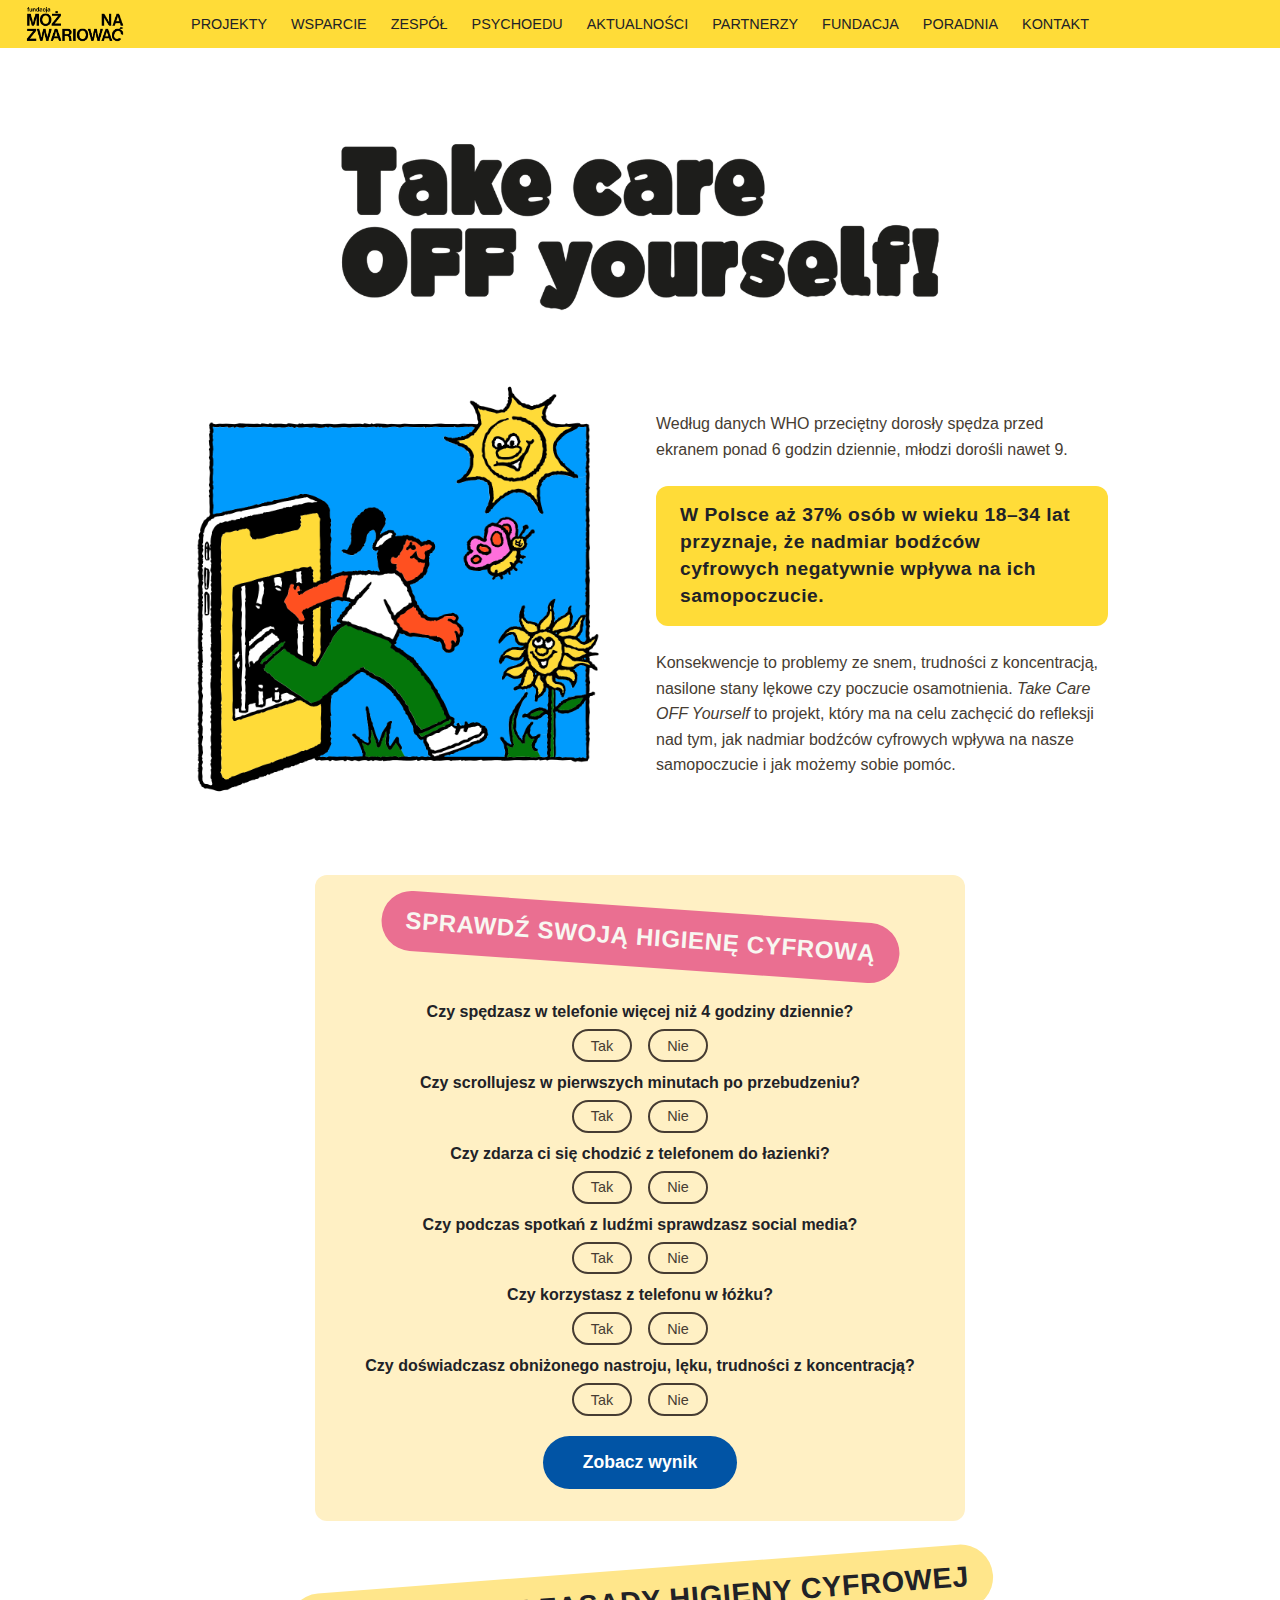
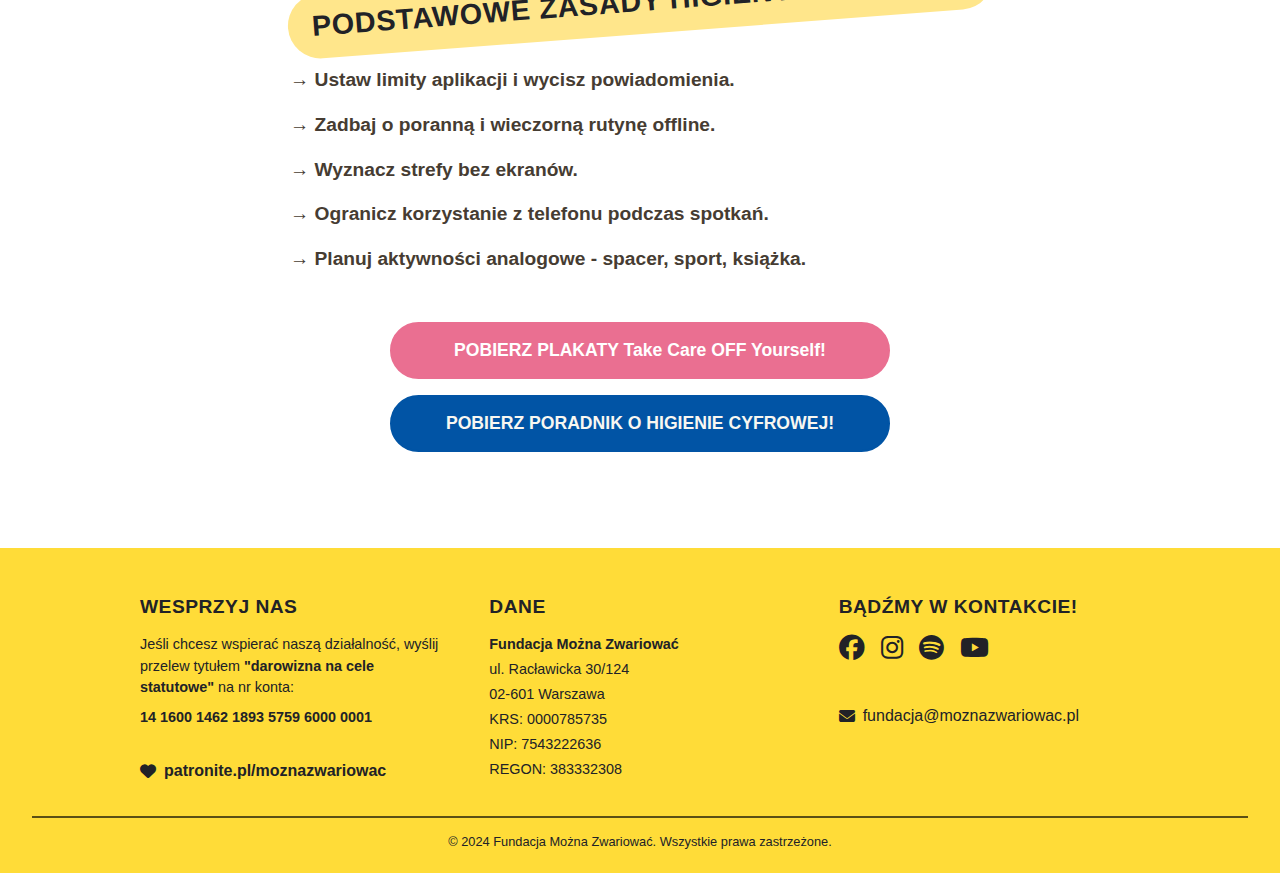
<file: takecareoffyourself.html>
<!DOCTYPE html>
<html lang="pl">
  <head>
    <meta charset="UTF-8" />
    <meta name="viewport" content="width=device-width, initial-scale=1.0" />
    <title>Take Care OFF Yourself! - Fundacja Można Zwariować</title>
    <link rel="stylesheet" href="style.css" />
    <link rel="icon" type="image/png" href="images/favicon.png" />
    <link
      rel="stylesheet"
      href="https://cdnjs.cloudflare.com/ajax/libs/font-awesome/6.5.0/css/all.min.css"
    />
    <link rel="preconnect" href="https://fonts.googleapis.com" />
    <link rel="preconnect" href="https://fonts.gstatic.com" crossorigin />
    <link
      href="https://fonts.googleapis.com/css2?family=Recoleta:wght@400;600;700&family=Playfair+Display:wght@400;600;700&display=swap"
      rel="stylesheet"
    />
  </head>
  <body style="background-color: white">
    <header>
      <a href="index.html">
        <img
          src="images/logo-black.png"
          alt="Fundacja Można Zwariować"
          class="logo"
        />
      </a>

      <nav class="desktop-nav">
        <a href="index.html#projekty">PROJEKTY</a>
        <a href="index.html#wsparcie">WSPARCIE</a>
        <a href="index.html#zespol">ZESPÓŁ</a>
        <a href="index.html#psychoedu">PSYCHOEDU</a>
        <a href="index.html#aktualnosci">AKTUALNOŚCI</a>
        <a href="index.html#partnerzy">PARTNERZY</a>
        <a href="fundacja.html">FUNDACJA</a>
        <a href="http://poradniamoznazwariowac.pl/" target="_blank">PORADNIA</a>
        <a href="#kontakt">KONTAKT</a>
      </nav>

      <button class="menu-toggle" onclick="toggleMenu()">☰</button>
    </header>

    <nav class="menu" id="mobileMenu">
      <a href="index.html#projekty">Projekty</a>
      <a href="index.html#wsparcie">Wsparcie</a>
      <a href="index.html#zespol">Zespół</a>
      <a href="index.html#psychoedu">Psychoedu</a>
      <a href="index.html#aktualnosci">Aktualności</a>
      <a href="index.html#partnerzy">Partnerzy</a>
      <a href="fundacja.html">Fundacja</a>
      <a href="http://poradniamoznazwariowac.pl/" target="_blank">Poradnia</a>
      <a href="#kontakt">Kontakt</a>
    </nav>

    <main class="container">
      <section class="takecareoffyourself-hero">
        <div class="takecareoffyourself-logo">
          <img src="images/tcoylogo.png" alt="Take Care OFF Yourself Logo" />
        </div>

        <div class="takecareoffyourself-content">
          <div class="takecareoffyourself-left">
            <div class="takecareoffyourself-image">
              <img src="images/tcoy1.png" alt="Take Care OFF Yourself" />
            </div>
          </div>

          <div class="takecareoffyourself-right">
            <p>
              Według danych WHO przeciętny dorosły spędza przed ekranem ponad 6
              godzin dziennie, młodzi dorośli nawet 9.
            </p>
            <h3>
              W Polsce aż 37% osób w wieku 18–34 lat przyznaje, że nadmiar
              bodźców cyfrowych negatywnie wpływa na ich samopoczucie.
            </h3>
            <p>
              Konsekwencje to
              <b
                >problemy ze snem, trudności z koncentracją, nasilone stany
                lękowe czy poczucie osamotnienia</b
              >. <i>Take Care OFF Yourself</i> to projekt, który ma na celu
              zachęcić do refleksji nad tym, jak nadmiar bodźców cyfrowych
              wpływa na nasze samopoczucie i jak możemy sobie pomóc.
            </p>
          </div>
        </div>
      </section>

      <section class="takecareoffyourself-quiz">
        <div class="quiz-wrapper">
          <h2>Sprawdź swoją higienę cyfrową</h2>

          <form id="digitalHygieneQuiz">
            <div class="quiz-question">
              <p>Czy spędzasz w telefonie więcej niż 4 godziny dziennie?</p>
              <div class="quiz-options">
                <input type="radio" name="q1" value="yes" id="q1-yes" />
                <label for="q1-yes">Tak</label>
                <input type="radio" name="q1" value="no" id="q1-no" />
                <label for="q1-no">Nie</label>
              </div>
            </div>

            <div class="quiz-question">
              <p>Czy scrollujesz w pierwszych minutach po przebudzeniu?</p>
              <div class="quiz-options">
                <input type="radio" name="q2" value="yes" id="q2-yes" />
                <label for="q2-yes">Tak</label>
                <input type="radio" name="q2" value="no" id="q2-no" />
                <label for="q2-no">Nie</label>
              </div>
            </div>

            <div class="quiz-question">
              <p>Czy zdarza ci się chodzić z telefonem do łazienki?</p>
              <div class="quiz-options">
                <input type="radio" name="q3" value="yes" id="q3-yes" />
                <label for="q3-yes">Tak</label>
                <input type="radio" name="q3" value="no" id="q3-no" />
                <label for="q3-no">Nie</label>
              </div>
            </div>

            <div class="quiz-question">
              <p>Czy podczas spotkań z ludźmi sprawdzasz social media?</p>
              <div class="quiz-options">
                <input type="radio" name="q4" value="yes" id="q4-yes" />
                <label for="q4-yes">Tak</label>
                <input type="radio" name="q4" value="no" id="q4-no" />
                <label for="q4-no">Nie</label>
              </div>
            </div>

            <div class="quiz-question">
              <p>Czy korzystasz z telefonu w łóżku?</p>
              <div class="quiz-options">
                <input type="radio" name="q5" value="yes" id="q5-yes" />
                <label for="q5-yes">Tak</label>
                <input type="radio" name="q5" value="no" id="q5-no" />
                <label for="q5-no">Nie</label>
              </div>
            </div>

            <div class="quiz-question">
              <p>
                Czy doświadczasz obniżonego nastroju, lęku, trudności z
                koncentracją?
              </p>
              <div class="quiz-options">
                <input type="radio" name="q6" value="yes" id="q6-yes" />
                <label for="q6-yes">Tak</label>
                <input type="radio" name="q6" value="no" id="q6-no" />
                <label for="q6-no">Nie</label>
              </div>
            </div>

            <button
              type="button"
              class="quiz-submit"
              onclick="calculateQuizResult()"
            >
              Zobacz wynik
            </button>
          </form>

          <div id="quizResult" class="quiz-result" style="display: none"></div>
        </div>
      </section>

      <section class="takecareoffyourself-tips">
        <h2>Podstawowe zasady higieny cyfrowej</h2>
        <div class="tips-list">
          <h3>→ Ustaw limity aplikacji i wycisz powiadomienia.</h3>
          <h3>→ Zadbaj o poranną i wieczorną rutynę offline.</h3>
          <h3>→ Wyznacz strefy bez ekranów.</h3>
          <h3>→ Ogranicz korzystanie z telefonu podczas spotkań.</h3>
          <h3>→ Planuj aktywności analogowe - spacer, sport, książka.</h3>
        </div>

        <div class="takecareoffyourself-downloads">
          <a
            href="https://drive.google.com/file/d/1X4hQGOuIaIx8rHTEGJ8dn_weIZfPxAQ9/view?usp=sharing"
            class="cta-button cta-button-custom-pink"
            target="_blank"
          >
            POBIERZ PLAKATY Take Care OFF Yourself!
          </a>
          <a
            href="https://drive.google.com/file/d/1uewqJsJp4NoGZCtAJEx8et4A74IIZWDT/view?usp=sharing"
            class="cta-button"
            target="_blank"
          >
            POBIERZ PORADNIK O HIGIENIE CYFROWEJ!
          </a>
        </div>
      </section>
    </main>

    <footer class="footer" id="kontakt">
      <div class="footer-content">
        <div class="footer-section">
          <h3>WESPRZYJ NAS</h3>
          <div class="donation-info">
            <p>
              Jeśli chcesz wspierać naszą działalność, wyślij przelew tytułem
              <strong>"darowizna na cele statutowe"</strong> na nr konta:
            </p>
            <p class="bank-account">
              <strong>14 1600 1462 1893 5759 6000 0001</strong>
            </p>
            <br />
            <a
              href="https://patronite.pl/moznazwariowac"
              target="_blank"
              class="patronite-link"
            >
              <i class="fas fa-heart"></i> patronite.pl/moznazwariowac
            </a>
          </div>
        </div>

        <div class="footer-section">
          <h3>DANE</h3>
          <div class="contact-info">
            <p><strong>Fundacja Można Zwariować</strong></p>
            <p>ul. Racławicka 30/124</p>
            <p>02-601 Warszawa</p>
            <p>KRS: 0000785735</p>
            <p>NIP: 7543222636</p>
            <p>REGON: 383332308</p>
          </div>
        </div>

        <div class="footer-section">
          <h3>BĄDŹMY W KONTAKCIE!</h3>
          <div class="footer-social-icons">
            <a
              href="https://www.facebook.com/fundacjamoznazwariowac/"
              target="_blank"
            >
              <i class="fab fa-facebook"></i>
            </a>
            <a href="https://www.instagram.com/moznazwariowac/" target="_blank">
              <i class="fab fa-instagram"></i>
            </a>
            <a
              href="https://open.spotify.com/show/7yq7L2H5VwxzbtKMXawCY4"
              target="_blank"
            >
              <i class="fab fa-spotify"></i>
            </a>
            <a href="https://www.youtube.com/@moznazwariowac" target="_blank">
              <i class="fab fa-youtube"></i>
            </a>
          </div>
          <br /><br />
          <a href="mailto:fundacja@moznazwariowac.pl" class="email-link">
            <i class="fas fa-envelope"></i> fundacja@moznazwariowac.pl
          </a>
        </div>
      </div>
      <div class="footer-bottom">
        <p>
          &copy; 2024 Fundacja Można Zwariować. Wszystkie prawa zastrzeżone.
        </p>
      </div>
    </footer>

    <script src="script.js"></script>
  </body>
</html>
</file>
<file: style.css>
:root {
  --yellow: #ffdc38;
  --black: #212227;
  --white: #f8f7f1;
  --dark-brown: #463c32;
  --bright-yellow: #ffe68b;
  --light-yellow: #fff0c4;
  --pink: #ea6f91;
  --blue: #0154a5;
}

* {
  box-sizing: border-box;
  margin: 0;
  padding: 0;
}

html {
  scroll-behavior: smooth;
}

/* Offset for fixed header when scrolling to sections */
section[id] {
  scroll-margin-top: 100px;
}

body {
  font-family: "Inter", sans-serif;
  background-color: var(--white);
  color: var(--black);
  margin-top: 80px;
}

header {
  background-color: var(--yellow);
  padding: 1rem;
  position: fixed;
  top: 0;
  left: 0;
  right: 0;
  z-index: 1000;
  display: flex;
  justify-content: center;
  align-items: center;
  flex-wrap: nowrap;
}

.logo {
  position: absolute;
  left: 1rem;
  top: 50%;
  transform: translateY(-50%);
}

.desktop-nav {
  display: none;
  gap: 1.5rem;
  align-items: center;
}

.desktop-nav a {
  color: var(--black);
  text-decoration: none;
  font-weight: 500;
  font-size: 0.9rem;
  text-transform: uppercase;
  transition: color 0.3s ease;
}

.desktop-nav a:hover {
  color: var(--blue);
}

@media (min-width: 1200px) {
  .desktop-nav {
    display: flex;
  }

  .menu-toggle {
    display: none;
  }
}

@media (max-width: 768px) {
  header {
    padding: 0.5rem 1rem !important;
    justify-content: space-between !important;
    align-items: center !important;
    display: flex !important;
  }

  header .container {
    display: flex !important;
    justify-content: space-between !important;
    align-items: center !important;
    width: 100% !important;
  }

  header .logo {
    position: static !important;
    transform: none !important;
    top: auto !important;
    left: auto !important;
    height: 55px !important;
    padding: 5px !important;
    display: flex !important;
    align-items: center !important;
    order: 1 !important;
  }

  header .desktop-nav {
    display: none !important;
  }

  header .menu-toggle {
    position: static !important;
    right: auto !important;
    order: 2 !important;
  }
}

.container {
  max-width: 1000px;
  margin: 0 auto;
  padding: 0 1rem; /* Padding on left/right for mobile */
}

.logo {
  height: 55px;
  padding: 5px;
  display: flex;
  align-items: center;
}

.logo img {
  height: 45px;
  width: auto;
  max-width: none;
}

.menu-toggle {
  color: black;
  font-size: 2.5rem;
  background: none;
  border: none;
  cursor: pointer;
  padding-right: 10px;
  margin-left: auto;
}

.menu {
  position: fixed;
  top: 70px;
  left: 0;
  width: 100%;
  height: 0;
  background-color: var(--yellow);
  padding: 0;
  transition: height 0.3s ease-in-out;
  display: flex;
  flex-direction: column;
  gap: 0.5rem;
  z-index: 2000;
  overflow: hidden;
  justify-content: center;
  align-items: center;
}

.menu.open {
  height: 300px;
  padding: 1rem 0 2rem 0;
}

.menu a {
  color: var(--black);
  text-decoration: none;
  font-weight: 400;
  font-size: 0.9rem;
  padding: 0.25rem 0;
  transition: color 0.3s ease;
  text-transform: uppercase;
}

.menu a:hover {
  color: var(--blue);
}

.hero {
  padding: 1rem;
  justify-content: left;
  padding-left: 20px;
}

.hero-logo {
  width: 80%;
  max-width: 100%;
  height: auto;
  display: block;
  justify-content: left;
}

.hero-description {
  background: white;
  padding: 1rem;
  margin: 0.5rem 0.5rem 0.2rem 0.5rem;
  border-radius: 12px;
  max-width: 700px;
  box-shadow: 0 2px 8px rgba(0, 0, 0, 0.05);
  justify-content: left;
  padding-left: 20px;
}

.hero-description p {
  font-size: 0.85rem;
  font-weight: 500;
  color: var(--black);
  line-height: 1.6;
}

/* Call-to-Action Buttons */
.cta-buttons {
  display: flex;
  flex-direction: column;
  gap: 1rem;
  margin: 2rem 0;
  padding: 0 1rem;
}

.cta-button {
  display: inline-block;
  background-color: var(--blue);
  color: var(--white);
  text-decoration: none;
  padding: 0.8rem 1.2rem;
  border-radius: 999px;
  font-weight: 600;
  font-size: 0.9rem;
  text-align: center;
  transition: all 0.3s ease;
  border: 2px solid var(--blue);
  width: 100%;
  max-width: 300px;
}

.cta-button:hover {
  background-color: var(--white);
  color: var(--blue);
  transform: translateY(-2px);
  box-shadow: 0 4px 12px rgba(0, 0, 0, 0.15);
}

.social-icons {
  display: flex;
  justify-content: left;
  gap: 1rem;
  margin: 1rem 2rem;
}

.social-icons a {
  color: var(--black);
  font-size: 1.6rem;
  transition: color 0.2s;
}

.social-icons a:hover {
  color: var(--pink);
}

@media (min-width: 720px) {
  .social-icons {
    gap: 2.5rem;
  }
}

.scroll-arrow {
  text-align: center;
  margin-top: 0.2rem;
  margin-bottom: 0.5rem;
  animation: bounce 2s infinite;
}

.arrow-icon {
  width: 35px;
  height: 35px;
  fill: #000; /* Or var(--black) */
  cursor: pointer;
}

/* Optional bounce animation */
@keyframes bounce {
  0%,
  100% {
    transform: translateY(0);
  }
  50% {
    transform: translateY(6px);
  }
}

.projects {
  display: grid;
  grid-template-columns: repeat(2, 1fr);
  gap: 1rem;
  padding: 1rem;
}

.project {
  width: 100%;
}

.image-wrapper {
  position: relative;
  width: 100%;
  aspect-ratio: 3.5 / 4;
  overflow: hidden;
  border-radius: 12px;
  display: block;
  cursor: pointer;
  transition: transform 0.3s ease;
}

.image-wrapper:hover {
  transform: scale(1.02);
}

.image-wrapper img {
  width: 100%;
  height: 100%;
  object-fit: cover;
  display: block;
}

.image-wrapper::after {
  content: "";
  position: absolute;
  bottom: 0;
  left: 0;
  right: 0;
  height: 40%;
  background: linear-gradient(to top, rgba(0, 0, 0, 0.3), transparent);
  z-index: 1;
}

.image-wrapper h1 {
  position: absolute;
  bottom: 16px;
  left: 16px;
  margin: 0;
  padding: 0;
  font-size: 24px;
  font-weight: 800;
  font-family: "Lato", sans-serif;
  color: white;
  z-index: 2;
  text-shadow: 0 2px 6px rgba(0, 0, 0, 0.5);
}

.project h3 {
  margin-top: 1rem;
  font-weight: 600;
  color: var(--black);
  margin-bottom: 0.25rem;
  min-height: 3rem;
  line-height: 1.4;
  font-size: 1.1rem;
  text-align: left;
}

.project-button {
  display: inline-block;
  background-color: var(--dark-brown);
  color: var(--white);
  text-decoration: none;
  padding: 0.5rem 1rem;
  border-radius: 999px;
  font-weight: 600;
  font-size: 0.8rem;
  text-align: center;
  transition: all 0.3s ease;
  border: 2px solid var(--dark-brown);
  margin-top: 0.5rem;
}

.project-button:hover {
  background-color: var(--white);
  color: var(--dark-brown);
  transform: translateY(-1px);
  box-shadow: 0 2px 8px rgba(0, 0, 0, 0.1);
}

@media (min-width: 720px) {
  .projects {
    display: grid;
    grid-template-columns: repeat(3, 1fr);
    gap: 2rem;
  }

  .project {
    margin: 0;
  }

  .hero-description p {
    font-size: 0.85rem;
  }

  .cta-buttons {
    flex-direction: row;
    justify-content: flex-start;
    gap: 1.5rem;
  }

  .cta-button {
    min-width: 200px;
  }
}

@media (max-width: 480px) {
  .container {
    padding: 0 0.5rem;
  }

  .hero-description {
    margin: 1rem 0.5rem 0 0.5rem;
    padding-left: 1rem;
    padding-right: 1rem;
  }
}

.section-heading {
  display: flex;
  justify-content: left;
  padding-left: 20px;
  margin: 2rem 0 1rem 0;
}

.section-heading h2 {
  background-color: var(--bright-yellow);
  color: var(--black);
  padding: 1rem 1.5rem;
  border-radius: 999px;
  font-weight: 700;
  font-size: 1.8rem;
  transform: rotate(-4.36deg);
  text-transform: uppercase;
  letter-spacing: 0.7px;
  max-width: 90%;
  text-align: center;
  word-wrap: break-word;
  display: inline-block;
}

/* Footer Styles */
.footer {
  background-color: var(--yellow);
  padding: 2rem 1rem 1rem 1rem;
  margin-top: 3rem;
}

.footer-content {
  max-width: 1000px;
  margin: 0 auto;
  display: grid;
  grid-template-columns: 1fr;
  gap: 2rem;
  font-weight: 500;
}

.footer-section h3 {
  font-size: 1.2rem;
  font-weight: 600;
  margin-bottom: 1rem;
  color: var(--black);
  text-transform: uppercase;
  letter-spacing: 0.5px;
}

.donation-info p {
  margin-bottom: 0.5rem;
  font-size: 0.9rem;
  line-height: 1.5;
  font-weight: 500;
}

.bank-account {
  font-weight: 800;
  font-size: 1rem;
  margin: 0.5rem 0;
}

.patronite-link {
  display: inline-flex;
  align-items: center;
  gap: 0.5rem;
  color: var(--black);
  text-decoration: none;
  font-weight: 600;
  margin-top: 0.5rem;
  transition: color 0.2s;
}

.patronite-link:hover {
  color: #e74c3c;
}

.contact-info p {
  margin-bottom: 0.3rem;
  font-size: 0.9rem;
  line-height: 1.4;
}

.email-link {
  display: inline-flex;
  align-items: center;
  gap: 0.5rem;
  color: var(--black);
  text-decoration: none;
  font-weight: 500;
  margin-top: 0.5rem;
  transition: color 0.2s;
}

.email-link:hover {
  color: var(--pink);
}

.footer-social-icons {
  display: flex;
  gap: 1rem;
  margin-top: 0.5rem;
}

.footer-social-icons a {
  color: var(--black);
  font-size: 1.6rem;
  transition: color 0.2s;
}

.footer-social-icons a:hover {
  color: var(--pink);
}

.footer-bottom {
  border-top: 2px solid rgba(0, 0, 0, 0.642);
  margin-top: 2rem;
  padding-top: 1rem;
  text-align: center;
}

.footer-bottom p {
  font-size: 0.8rem;
  color: var(--black);
  font-weight: 500;
}

@media (min-width: 768px) {
  .footer-content {
    grid-template-columns: repeat(3, 1fr);
    gap: 3rem;
  }

  .footer {
    padding: 3rem 2rem 1.5rem 2rem;
  }
}

/* Team Section */
.team-section {
  background: var(--light-yellow);
  margin-top: 2rem;
  padding: 2rem 1rem;
  border-radius: 12px;
}

.team-heading {
  display: flex;
  justify-content: left;
  padding-left: 20px;
  margin-bottom: 1.5rem;
}

.team-heading h2 {
  background-color: var(--pink);
  color: var(--white);
  padding: 1rem 1.5rem;
  border-radius: 999px;
  font-weight: 700;
  font-size: 1.8rem;
  text-transform: uppercase;
  letter-spacing: 0.7px;
  transform: rotate(4.36deg);
  display: inline-block;
}

/* Team carousel layout */
.team-carousel {
  position: relative;
  overflow: hidden;
}

.team-track {
  display: flex;
  gap: 1rem;
  transition: transform 0.3s ease;
  cursor: grab;
}

.team-track:active {
  cursor: grabbing;
}

.team-card {
  flex: 0 0 calc(50% - 0.5rem); /* 2 per view on mobile */
  background: #fff;
  border-radius: 12px;
  padding: 1rem;
  text-align: center;
  box-shadow: 0 2px 8px rgba(0, 0, 0, 0.06);
}

.team-avatar {
  width: 120px;
  height: 120px;
  border-radius: 50%;
  object-fit: cover;
  display: inline-block;
  border: 3px solid var(--white);
  box-shadow: 0 1px 4px rgba(0, 0, 0, 0.1);
}

.team-name {
  margin-top: 0.75rem;
  font-size: 1rem;
  font-weight: 700;
  color: var(--black);
}

.team-email {
  display: inline-block;
  margin-top: 0.25rem;
  color: var(--dark-brown);
  text-decoration: none;
  font-weight: 600;
  font-size: 0.9rem;
}

.team-email:hover {
  color: var(--pink);
}

.team-controls {
  display: flex;
  justify-content: center;
  gap: 0.75rem;
  margin-top: 1rem;
}

.team-arrow {
  width: 34px;
  height: 34px;
  border-radius: 999px;
  border: none;
  background: var(--pink);
  color: var(--white);
  cursor: pointer;
  font-size: 1rem;
  box-shadow: 0 2px 8px rgba(0, 0, 0, 0.12);
  transition: all 0.3s ease;
  display: flex;
  align-items: center;
  justify-content: center;
}

.team-arrow:hover {
  opacity: 0.8;
}

@media (min-width: 720px) {
  .team-card {
    flex: 0 0 calc(25% - 0.75rem); /* ~4 per view on desktop */
  }
}

/* Instagram section */
.instagram-section {
  background: var(--light-yellow);
  margin-top: 2rem;
  padding: 2rem 1rem 2.5rem;
  border-radius: 12px;
}

.instagram-heading {
  display: flex;
  justify-content: left;
  padding-left: 20px;
  margin-bottom: 1.5rem;
}

.instagram-heading h2 {
  background-color: var(--pink);
  color: var(--white);
  padding: 1rem 1.5rem;
  border-radius: 999px;
  font-weight: 700;
  font-size: 1.8rem;
  text-transform: uppercase;
  letter-spacing: 0.7px;
  transform: rotate(4deg);
  display: inline-block;
}

/* Instagram grid container */
.instagram-grid-container {
  padding: 0 1rem 2rem;
  max-width: 1200px;
  margin: 0 auto;
}

/* Behold widget styling */
behold-widget {
  display: block;
  width: 100%;
}

/* Fix Behold popup/modal if it appears behind header */
.behold-modal {
  z-index: 9999 !important;
}

/* Trusted organizations section */
.trusted-section {
  background: #fff;
  margin-top: 2rem;
  padding: 2rem 1rem;
  border-radius: 12px;
}

.trusted-heading {
  display: flex;
  justify-content: left;
  padding-left: 20px;
  margin-bottom: 1.25rem;
}

.trusted-heading h2 {
  background-color: var(--blue);
  color: var(--white);
  padding: 1rem 1.5rem;
  border-radius: 999px;
  font-weight: 700;
  font-size: 1.6rem;
  text-transform: uppercase;
  letter-spacing: 0.7px;
  transform: rotate(-3deg);
  display: inline-block;
}

.trusted-grid {
  display: grid;
  grid-template-columns: 1fr;
  gap: 1rem;
}

.trusted-card {
  background: var(--white);
  border-radius: 12px;
  padding: 1rem;
  box-shadow: 0 2px 8px rgba(0, 0, 0, 0.06);
}

.trusted-title {
  font-weight: 600; /* less bold */
  color: var(--black);
  margin-bottom: 0.25rem;
  font-size: 1rem; /* smaller */
}

/* Ensure links in titles look like the previous non-link titles */
.trusted-title a {
  color: var(--black);
  text-decoration: none;
}

.trusted-title a:hover {
  color: var(--blue);
}

.trusted-meta {
  color: var(--black);
  opacity: 0.6; /* less bold/contrast */
  font-size: 0.85rem; /* smaller */
  margin-bottom: 0.35rem;
  font-weight: 400; /* lighter weight */
}

.trusted-phone {
  font-weight: 800; /* bolder */
  font-size: 1.5rem; /* bigger */
  color: var(--dark-brown);
}

.trusted-link {
  color: var(--blue);
  text-decoration: none;
  font-weight: 700;
}

.trusted-link:hover {
  color: var(--pink);
}

@media (min-width: 720px) {
  .trusted-grid {
    grid-template-columns: repeat(2, 1fr);
    gap: 1.25rem;
  }
}

/* Downloads Section */
.downloads-section {
  background-color: var(--white);
  padding: 3rem 1rem;
}

.downloads-heading {
  display: flex;
  justify-content: flex-start;
  padding-left: 1rem;
  margin-bottom: 2rem;
}

.downloads-heading h2 {
  background-color: var(--bright-yellow);
  color: var(--black);
  padding: 1rem 1.5rem;
  border-radius: 999px;
  font-weight: 700;
  font-size: 1.8rem;
  text-transform: uppercase;
  letter-spacing: 0.7px;
  transform: rotate(-4.36deg);
  display: inline-block;
  margin: 0;
}

.downloads-content {
  max-width: 1200px;
  margin: 0 auto;
}

.downloads-content h3 {
  font-size: 1.2rem;
  font-weight: 500;
  color: var(--black);
  margin-bottom: 2rem;
  text-align: left;
}

.downloads-files {
  display: flex;
  flex-direction: column;
  gap: 0;
}

.download-item {
  display: flex;
  justify-content: space-between;
  align-items: center;
  padding: 0.75rem 0;
  border-bottom: 1px solid #e0e0e0;
}

.download-item:last-child {
  border-bottom: none;
}

.download-info h4 {
  font-size: 0.9rem;
  font-weight: 500;
  color: var(--black);
  margin-bottom: 0.25rem;
}

.download-info p {
  font-size: 0.8rem;
  color: #666;
  margin: 0;
}

.download-link {
  display: flex;
  align-items: center;
  justify-content: center;
  width: 40px;
  height: 40px;
  background-color: var(--blue);
  color: var(--white);
  border-radius: 50%;
  text-decoration: none;
  transition: all 0.3s ease;
  flex-shrink: 0;
}

.download-link:hover {
  background-color: var(--pink);
  transform: scale(1.1);
}

.download-buttons {
  display: flex;
  gap: 0.5rem;
  align-items: center;
}

@media (max-width: 768px) {
  .section-heading {
    padding-left: 1rem;
  }

  .section-heading h2 {
    font-size: 1.4rem;
    padding: 0.8rem 1.2rem;
    max-width: calc(100vw - 2rem);
    word-wrap: break-word;
  }

  .trusted-heading {
    padding-left: 1rem;
  }

  .trusted-heading h2 {
    font-size: 1.4rem;
    padding: 0.8rem 1.2rem;
    max-width: calc(100vw - 2rem);
    word-wrap: break-word;
  }

  .team-heading {
    padding-left: 1rem;
  }

  .team-heading h2 {
    font-size: 1.4rem;
    padding: 0.8rem 1.2rem;
    max-width: calc(100vw - 2rem);
    word-wrap: break-word;
  }

  .downloads-heading {
    padding-left: 1rem;
  }

  .downloads-heading h2 {
    font-size: 1.4rem;
    padding: 0.8rem 1.2rem;
    max-width: calc(100vw - 2rem);
    word-wrap: break-word;
  }

  .instagram-heading {
    padding-left: 1rem;
  }

  .instagram-heading h2 {
    font-size: 1.4rem;
    padding: 0.8rem 1.2rem;
    max-width: calc(100vw - 2rem);
    word-wrap: break-word;
  }
}

/* Fundacja page styles */
.fundacja-hero {
  background: var(--white);
  padding: 4rem 1rem;
  margin-top: 80px;
}

.fundacja-hero-content {
  display: flex;
  justify-content: left;
  padding-left: 20px;
  margin-bottom: 1.25rem;
}

.fundacja-hero-content h1 {
  background-color: var(--blue);
  color: var(--white);
  padding: 1rem 1.5rem;
  border-radius: 999px;
  font-weight: 700;
  font-size: 1.6rem;
  text-transform: uppercase;
  letter-spacing: 0.7px;
  transform: rotate(-3deg);
  display: inline-block;
  margin: 0;
}

.fundacja-content {
  padding: 4rem 1rem;
  background: #f8f7f1;
}

.fundacja-text {
  max-width: 800px;
  margin: 0 auto;
  text-align: center;
}

.fundacja-text p {
  font-size: 1.1rem;
  line-height: 1.6;
  color: var(--black);
  margin-bottom: 1.5rem;
}

.fundacja-documents {
  max-width: 800px;
  margin: 0 auto;
}

.document-category {
  margin-bottom: 3rem;
}

.document-category h3 {
  background-color: var(--pink);
  color: var(--white);
  padding: 0.8rem 1.2rem;
  border-radius: 999px;
  font-weight: 700;
  font-size: 1.2rem;
  text-transform: uppercase;
  letter-spacing: 0.5px;
  transform: rotate(-2deg);
  display: inline-block;
  margin-bottom: 1.5rem;
}

.document-category:first-child h3 {
  background-color: var(--blue);
}

.document-category:nth-child(2) h3 {
  transform: rotate(2deg);
}

.document-category:nth-child(3) h3 {
  background-color: var(--bright-yellow);
  color: var(--black);
}

.document-list {
  list-style: none;
  padding: 0;
  margin: 0;
}

.document-list li {
  margin-bottom: 0.8rem;
  padding-left: 1.5rem;
  position: relative;
}

.document-list li::before {
  content: "•";
  color: var(--blue);
  font-weight: bold;
  position: absolute;
  left: 0;
  font-size: 1.2rem;
}

.document-list a {
  color: var(--black);
  text-decoration: none;
  font-size: 1rem;
  line-height: 1.5;
  transition: color 0.3s ease;
}

.document-list a:hover {
  color: var(--blue);
  text-decoration: underline;
}

@media (max-width: 768px) {
  .fundacja-hero-content {
    padding-left: 1rem;
  }

  .fundacja-hero-content h1 {
    font-size: 1.4rem;
    padding: 0.8rem 1.2rem;
    max-width: calc(100vw - 2rem);
    word-wrap: break-word;
  }
}

/* Offternoon page styles */
body:has(.offternoon-hero) {
  background-color: var(--light-yellow);
  color: var(--dark-brown);
}

body:has(.offternoon-hero) p,
body:has(.offternoon-hero) h1,
body:has(.offternoon-hero) h2,
body:has(.offternoon-hero) h3,
body:has(.offternoon-hero) h4,
body:has(.offternoon-hero) h5,
body:has(.offternoon-hero) h6,
body:has(.offternoon-hero) a {
  color: var(--dark-brown);
}

.mamtowgrupie-hero {
  padding: 1rem 1rem;
  text-align: center;
  background: #ffdc38;
  border-radius: 12px;
}

.mamtowgrupie-logo {
  max-width: 100%;
  height: auto;
  max-height: 200px;
  display: block;
  margin: 0 auto;
}

.mamtowgrupie-subtitle {
  font-size: 1.1rem;
  font-weight: 400;
  color: var(--black);
  line-height: 1.6;
  max-width: 800px;
  margin: 1rem auto;
  text-align: center;
}

.mamtowgrupie-left .section-heading h2 {
  background-color: var(--pink);
  color: var(--white);
  font-size: 1.2rem;
  margin: 1rem 0 1rem 0;
  text-align: left;
  padding: 1rem 1.5rem;
  border-radius: 999px;
  font-weight: 700;
  width: 100%;
}

.mamtowgrupie-content {
  max-width: 1200px;
  margin: 0 auto;
  padding: 2rem 1rem;
  display: flex;
  gap: 2rem;
  align-items: flex-start;
}

.mamtowgrupie-left {
  flex: 1;
}

.mamtowgrupie-right {
  flex: 1;
}

.mamtowgrupie-content p {
  font-size: 1rem;
  font-weight: 300;
  line-height: 1.6;
  color: var(--black);
  margin-bottom: 1.5rem;
}

.mamtowgrupie-cta {
  max-width: 800px;
  margin: 3rem auto;
  padding: 2rem 1rem;
  text-align: center;
  background-color: var(--bright-yellow);
  border-radius: 12px;
}

.mamtowgrupie-cta p {
  font-size: 1.2rem;
  font-weight: 400;
  line-height: 1.6;
  color: var(--black);
  margin: 0;
}

.mamtowgrupie-form-link {
  color: var(--black);
  text-decoration: underline;
  font-weight: 600;
}

.mamtowgrupie-form-link:hover {
  color: var(--pink);
}

.mamtowgrupie-meeting-header {
  margin: 5rem auto 1rem auto;
}

.mamtowgrupie-meeting-header h3 {
  background-color: var(--blue);
  color: var(--white);
  padding: 2rem 2rem !important;
  border-radius: 999px;
  font-weight: 700;
  font-size: 1.2rem;
  text-transform: uppercase;
  letter-spacing: 0.5px;
  transform: rotate(-2deg);
  text-align: center;
  margin: 2rem 0 2rem 0 !important;
}

.mamtowgrupie-pink-header {
  margin: 1rem auto 1rem auto;
}

.mamtowgrupie-pink-header h3 {
  background-color: var(--pink);
  color: var(--white);
  padding: 2rem 2rem !important;
  border-radius: 999px;
  font-weight: 700;
  font-size: 1.2rem;
  text-transform: uppercase;
  letter-spacing: 0.5px;
  transform: rotate(-2deg);
  text-align: center;
  margin: 2rem 0 2rem 0 !important;
}

.mamtowgrupie-goals-header {
  margin: 5rem auto 1rem auto;
}

.mamtowgrupie-goals-header h3 {
  background-color: var(--bright-yellow);
  color: var(--black);
  padding: 2rem 2rem !important;
  border-radius: 999px;
  font-weight: 700;
  font-size: 1.2rem;
  text-transform: uppercase;
  letter-spacing: 0.5px;
  transform: rotate(2deg);
  text-align: center;
  margin: 2rem 0 2rem 0 !important;
}

.offternoon-hero {
  padding: 4rem 1rem;
  text-align: center;
  background-color: var(--light-yellow);
}

.offternoon-logo {
  max-width: 100%;
  height: auto;
  max-height: 200px;
  display: block;
  margin: 0 auto 2rem auto;
}

.offternoon-content {
  display: flex;
  gap: 2rem;
  align-items: flex-start;
  max-width: 1200px;
  margin: 0 auto;
}

.offternoon-left {
  flex: 1;
  display: flex;
  flex-direction: column;
  gap: 1.5rem;
}

.offternoon-right {
  flex: 1;
  display: flex;
  flex-direction: column;
  gap: 1.5rem;
}

.offternoon-video {
  width: 100%;
}

.offternoon-video iframe {
  width: 100%;
  height: 600px;
  max-width: 300px;
  border-radius: 12px;
  box-shadow: 0 4px 20px rgba(0, 0, 0, 0.1);
}

.offternoon-description {
  width: 100%;
}

.offternoon-instagram {
  width: 100%;
  display: flex;
  justify-content: center;
}

.instagram-embed {
  border-radius: 12px !important;
  box-shadow: 0 4px 20px rgba(0, 0, 0, 0.1) !important;
  max-width: 450px !important;
  width: 100% !important;
  height: 420px !important;
  overflow: hidden !important;
  transform: translateY(-20px) !important;
  margin-bottom: -20px !important;
}

@media (max-width: 768px) {
  .instagram-embed {
    max-width: 380px !important;
    height: 380px !important;
    transform: translateY(-15px) !important;
    margin-bottom: -15px !important;
  }
}

.offternoon-description h2 {
  font-size: 1.5rem;
  font-weight: 700;
  color: var(--dark-brown);
  margin: 2rem 0;
  line-height: 1.3;
  max-width: 100%;
  white-space: nowrap;
}

.offternoon-description p {
  font-size: 1rem;
  font-weight: 300;
  line-height: 1.6;
  color: var(--dark-brown);
  margin-bottom: 1.5rem;
}

.offternoon-hero .offternoon-title {
  font-family: "Recoleta", serif !important;
  font-size: 4rem !important;
  font-weight: 700 !important;
  color: var(--dark-brown) !important;
  margin: 0 !important;
  transform: perspective(1000px) rotateX(15deg) !important;
  text-shadow: 0 2px 4px rgba(0, 0, 0, 0.1) !important;
  letter-spacing: -0.02em !important;
  display: block !important;
}

@media (max-width: 768px) {
  .offternoon-hero .offternoon-title {
    font-size: 3rem !important;
  }

  .offternoon-logo {
    max-height: 400px !important;
    width: 90% !important;
  }

  .offternoon-content {
    flex-direction: column;
    gap: 1.5rem;
    align-items: center;
  }

  .offternoon-left,
  .offternoon-right {
    width: 100%;
  }

  .offternoon-video {
    display: flex;
    justify-content: center;
    width: 100%;
    order: 1;
  }

  .offternoon-description-first {
    order: 2;
  }

  .offternoon-instagram {
    order: 3;
  }

  .offternoon-description-second {
    order: 4;
  }

  .offternoon-description-third {
    order: 5;
  }

  .offternoon-left .offternoon-instagram {
    order: 6;
  }

  .offternoon-description h2 {
    margin-top: 0.5rem !important;
    margin-bottom: 1rem !important;
  }

  .offternoon-description p {
    margin-bottom: 0.5rem !important;
  }

  .offternoon-video iframe {
    height: 600px;
    max-width: 300px;
    display: block;
  }

  .offternoon-description h2 {
    font-size: 1.3rem;
    margin: 1.5rem 0;
    white-space: normal;
  }

  .offternoon-description p {
    font-size: 1rem;
  }

  .mamtowgrupie-content {
    flex-direction: column;
    gap: 1.5rem;
  }

  .mamtowgrupie-content p {
    text-align: left;
  }

  .mamtowgrupie-content .instagram-embed {
    width: 330px !important;
    height: 450px !important;
    max-width: 330px !important;
  }

  @media (min-width: 769px) {
    .mamtowgrupie-content .instagram-embed {
      width: 330px !important;
      height: 450px !important;
      max-width: 330px !important;
    }
  }

  .mamtowgrupie-content .offternoon-instagram .instagram-embed {
    width: 330px !important;
    height: 450px !important;
    max-width: 330px !important;
  }

  .mamtowgrupie-content iframe[src*="instagram.com"] {
    width: 330px !important;
    height: 450px !important;
    max-width: 330px !important;
  }
}

/* Kampania page styles */
.kampania-hero {
  background: var(--white);
  padding: 4rem 1rem 1rem 1rem;
  text-align: center;
}

.kampania-hero-content h1 {
  font-size: 2.5rem;
  font-weight: 800;
  color: var(--black);
  margin-bottom: 2rem;
  line-height: 1.2;
  text-align: center;
}

.kampania-claim {
  text-transform: uppercase;
  background: #ffdc38;
  padding: 1rem 1.5rem;
  border-radius: 999px;
  display: inline-block;
  transform: rotate(-2deg);
  box-shadow: 0 4px 20px rgba(0, 0, 0, 0.1);
  margin-bottom: 1rem;
}

.kampania-subclaim {
  display: block;
  font-weight: 400;
  font-size: 1.6rem;
  margin-top: 1rem;
}

.kampania-subtitle {
  font-size: 1rem;
  font-weight: 300;
  color: var(--black);
  line-height: 1.6;
  max-width: 800px;
  margin: 1rem auto;
}

.kampania-pdf-link {
  display: inline-block;
  font-size: 1.1rem;
  font-weight: 600;
  color: var(--white);
  text-decoration: none;
  text-align: center;
  margin: 1.5rem auto 2rem;
  padding: 1rem 2rem;
  background: var(--pink);
  border: 2px solid var(--pink);
  border-radius: 999px;
  transition: all 0.3s ease;
}

.kampania-pdf-link:hover {
  background: var(--white);
  color: var(--pink);
  text-decoration: none;
}

.kampania-video {
  margin-top: 1.5rem;
  width: 100vw;
  margin-left: calc(-50vw + 50%);
  position: relative;
}

.kampania-video iframe {
  width: 100%;
  height: 56.25vw; /* 16:9 aspect ratio */
  min-height: 315px;
  max-height: 630px;
  border: none;
}

@media (max-width: 768px) {
  .kampania-video iframe {
    min-height: 200px;
    max-height: 400px;
  }
}

.kampania-images {
  padding: 0.25rem 1rem;
  background: var(--white);
}

.kampania-posters-grid {
  display: grid;
  grid-template-columns: repeat(3, 1fr);
  gap: 1rem;
  max-width: 1200px;
  margin: 0 auto;
}

.kampania-poster {
  cursor: pointer;
}

.kampania-poster img {
  width: 100%;
  height: auto;
  border-radius: 12px;
  box-shadow: 0 4px 20px rgba(0, 0, 0, 0.1);
  transition: transform 0.3s ease;
}

.kampania-poster img:hover {
  transform: translateY(-8px);
}

.kampania-content {
  padding: 1rem 1rem 1rem 1rem;
  background: #ffe68b;
  max-width: 1200px;
  margin: 0 auto;
}

.kampania-text {
  max-width: 800px;
  margin: 1rem auto;
  text-align: center;
}

.kampania-text p {
  font-size: 1rem;
  font-weight: 300;
  line-height: 1.6;
  color: var(--black);
  margin-bottom: 1.5rem;
}

.kampania-partners {
  padding: 4rem 1rem;
  background: var(--white);
}

.kampania-partners-content {
  max-width: 1200px;
  margin: 0 auto;
  text-align: center;
}

.kampania-partners h2 {
  font-size: 1rem;
  font-weight: 700;
  color: var(--black);
  margin-bottom: 3rem;
}

.kampania-partners-logos {
  display: flex;
  justify-content: center;
  align-items: center;
  gap: 3rem;
  flex-wrap: wrap;
}

.kampania-partner-logo {
  flex: 0 0 auto;
}

.kampania-partner-logo img {
  max-height: 40px;
  width: auto;
  filter: grayscale(100%);
  transition: filter 0.3s ease;
}

.kampania-partner-logo img:hover {
  filter: grayscale(0%);
}

.wellbee-logo img {
  max-height: 32px !important;
}

@media (max-width: 768px) {
  .kampania-partners-logos {
    gap: 2rem;
  }

  .kampania-partner-logo img {
    max-height: 30px;
  }

  .wellbee-logo img {
    max-height: 24px !important;
  }
}

.kampania-stats-content {
  max-width: 1200px;
  margin: 0 auto;
  display: grid;
  grid-template-columns: 1fr 1fr;
  gap: 3rem;
  align-items: center;
}

.kampania-stats-text p {
  font-size: 1.1rem;
  line-height: 1.6;
  color: var(--black);
  margin-bottom: 1.5rem;
}

.kampania-source {
  font-size: 0.9rem;
  color: var(--dark-brown);
  font-style: italic;
}

.kampania-source a {
  color: var(--blue);
  text-decoration: underline;
}

.kampania-stats-image img {
  width: 100%;
  height: auto;
  border-radius: 12px;
  box-shadow: 0 4px 20px rgba(0, 0, 0, 0.1);
}

.kampania-foundation {
  padding: 4rem 1rem;
  background: var(--white);
}

.kampania-foundation-content {
  max-width: 800px;
  margin: 0 auto;
  text-align: center;
}

.kampania-foundation h2 {
  font-size: 2.5rem;
  font-weight: 700;
  color: var(--black);
  margin-bottom: 2rem;
}

.kampania-foundation p {
  font-size: 1.1rem;
  line-height: 1.6;
  color: var(--black);
}

/* Kampania page specific styles */

/* Kampania page uses same header as main page */

@media (max-width: 768px) {
  .kampania-hero-content h1 {
    font-size: 2rem;
  }

  .kampania-posters-grid {
    grid-template-columns: repeat(2, 1fr);
    gap: 0.75rem;
  }

  .kampania-stats-content {
    grid-template-columns: 1fr;
    gap: 2rem;
  }

  .kampania-foundation h2 {
    font-size: 2rem;
  }
}

/* Partners marquee */
.partners-section {
  background: #fff;
  margin-top: 2rem;
  padding: 1.5rem 0.5rem 1.5rem 0.5rem;
  border-radius: 12px;
  overflow: hidden;
}

.partners-heading {
  display: flex;
  justify-content: center;
  padding-left: 0;
  margin-bottom: 1rem;
}

.partners-heading h2 {
  background: transparent;
  color: var(--black);
  padding: 0;
  border-radius: 0;
  font-weight: 500;
  font-size: 0.9rem;
  letter-spacing: 0.2px;
  transform: none;
  display: inline-block;
}

.partners-track {
  display: flex;
  align-items: center;
  gap: 0.5rem;
  transition: transform 0.3s ease;
  overflow: hidden;
  cursor: grab;
}

.partners-track:active {
  cursor: grabbing;
}

.partner-item {
  flex: 0 0 auto;
}

.partner-item img {
  height: 100px;
  width: auto;
  display: block;
  /* removed greyscale filter to show original colors */
}

.partners-controls {
  display: flex;
  justify-content: center;
  gap: 0.75rem;
  margin-top: 1rem;
}

.partners-arrow {
  width: 34px;
  height: 34px;
  border-radius: 999px;
  border: none;
  background: var(--dark-brown);
  color: var(--white);
  cursor: pointer;
  font-size: 1rem;
  box-shadow: 0 2px 8px rgba(0, 0, 0, 0.12);
}

.partners-arrow:hover {
  opacity: 0.8;
}

/* Pierwsza (Samo)Pomoc page styles */
.pierwszasamopomoc-hero {
  text-align: center;
  padding: 3rem 1rem;
}

.pierwszasamopomoc-title {
  color: var(--blue);
  font-size: 3rem;
  font-weight: 700;
  margin-bottom: 0.3rem;
  text-transform: uppercase;
}

.pierwszasamopomoc-subtitle {
  color: var(--blue);
  font-size: 2rem;
  font-weight: 300;
  margin-bottom: 2rem;
  text-transform: uppercase;
  letter-spacing: 0.1em;
}

.pierwszasamopomoc-content {
  max-width: 900px;
  margin: 0 auto;
  padding: 2rem 1rem;
  text-align: left;
}

.pierwszasamopomoc-content p {
  font-size: 1rem;
  font-weight: 300;
  line-height: 1.6;
  color: var(--black);
  margin-bottom: 1.5rem;
}

.pierwszasamopomoc-content p a {
  color: var(--black);
  text-decoration: underline;
}

.pierwszasamopomoc-content p a:hover {
  opacity: 0.7;
}

.pierwszasamopomoc-image {
  margin-top: 3rem;
  margin-bottom: 3rem;
  text-align: center;
}

.pierwszasamopomoc-image img {
  max-width: 100%;
  height: auto;
}

.pierwszasamopomoc-steps {
  display: grid;
  grid-template-columns: repeat(2, 1fr);
  gap: 2rem;
  margin: 3rem 0;
}

.step-item {
  display: flex;
  gap: 1rem;
  align-items: flex-start;
  text-align: left;
}

.step-item img {
  max-width: 100px;
  min-width: 100px;
  width: 100px;
  height: 100px;
  object-fit: cover;
  border-radius: 12px;
  flex-shrink: 0;
}

.step-item-text {
  flex: 1;
}

.step-item h3 {
  font-size: 1.1rem;
  font-weight: 700;
  color: var(--blue);
  margin-bottom: 0.5rem;
  text-transform: uppercase;
}

.step-item p {
  font-size: 0.9rem;
  font-weight: 300;
  line-height: 1.5;
  color: var(--dark-brown);
  margin: 0;
}

.pierwszasamopomoc-cta {
  text-align: center;
  margin-top: 3rem;
  margin-bottom: 2rem;
}

@media (max-width: 768px) {
  .pierwszasamopomoc-steps {
    grid-template-columns: 1fr;
    gap: 2rem;
  }
}

@media (max-width: 768px) {
  .pierwszasamopomoc-title {
    font-size: 2rem;
  }

  .pierwszasamopomoc-subtitle {
    font-size: 1.2rem;
  }
}

/* Take Care OFF Yourself page styles */
.takecareoffyourself-hero {
  background: white;
  padding: 2rem 0;
}

.takecareoffyourself-logo {
  text-align: center;
  margin: 2rem 0 3rem;
  max-width: 1200px;
  margin-left: auto;
  margin-right: auto;
  padding: 0 1rem;
}

.takecareoffyourself-logo img {
  max-width: 400px;
  width: 100%;
  height: auto;
}

@media (min-width: 768px) {
  .takecareoffyourself-logo img {
    max-width: 600px;
  }
}

.takecareoffyourself-content {
  display: flex;
  gap: 2rem;
  max-width: 1200px;
  margin: 0 auto;
  padding: 0 1rem;
  align-items: flex-start;
}

.takecareoffyourself-left {
  flex: 1;
}

.takecareoffyourself-right {
  flex: 1;
  padding-top: 3rem;
}

.takecareoffyourself-image {
  text-align: center;
}

.takecareoffyourself-image img {
  max-width: 100%;
  height: auto;
}

.takecareoffyourself-right p {
  font-size: 1rem;
  font-weight: 300;
  line-height: 1.6;
  color: var(--dark-brown);
  margin-bottom: 1.5rem;
}

.takecareoffyourself-right h3 {
  background-color: var(--yellow);
  color: var(--black);
  padding: 1rem 1.5rem;
  border-radius: 12px;
  font-weight: 700;
  font-size: 1.2rem;
  text-transform: none;
  letter-spacing: 0.5px;
  display: block;
  margin: 1.5rem 0;
  line-height: 1.4;
}

/* Take Care OFF Yourself Quiz */
.takecareoffyourself-quiz {
  display: flex;
  justify-content: center;
  margin-top: 1.5rem;
  padding: 0 1rem;
}

.quiz-wrapper {
  background-color: #fff0c4;
  padding: 2rem 2rem;
  border-radius: 12px;
  max-width: 650px;
  width: 100%;
  text-align: center;
}

.takecareoffyourself-quiz h2 {
  background-color: var(--pink);
  color: var(--white);
  padding: 1rem 1.5rem;
  border-radius: 999px;
  font-weight: 700;
  font-size: 1.5rem;
  text-transform: uppercase;
  letter-spacing: 0.7px;
  transform: rotate(4deg);
  display: inline-block;
  margin-bottom: 2rem;
}

.quiz-question {
  padding: 0.25rem 0;
  margin-bottom: 0.25rem;
  text-align: center;
}

.quiz-question p {
  font-size: 1rem;
  font-weight: 700;
  color: var(--black);
  margin-bottom: 0.5rem;
}

.quiz-options {
  display: flex;
  gap: 1rem;
  justify-content: center;
}

.quiz-options label {
  display: flex;
  align-items: center;
  justify-content: center;
  padding: 0.4rem 1rem;
  font-size: 0.9rem;
  font-weight: 500;
  color: var(--dark-brown);
  cursor: pointer;
  border: 2px solid var(--dark-brown);
  border-radius: 999px;
  transition: all 0.3s ease;
  background: transparent;
  min-width: 60px;
}

.quiz-options label:hover {
  background: rgba(0, 0, 0, 0.05);
}

.quiz-options input[type="radio"] {
  display: none;
}

.quiz-options input[type="radio"]:checked + label {
  background: var(--pink);
  color: white;
  border-color: var(--pink);
}

.quiz-submit {
  background-color: var(--blue);
  color: white;
  padding: 1rem 2.5rem;
  border: none;
  border-radius: 999px;
  font-size: 1.1rem;
  font-weight: 600;
  cursor: pointer;
  margin-top: 1rem;
  transition: opacity 0.3s ease;
  display: block;
  margin-left: auto;
  margin-right: auto;
}

.quiz-submit:hover {
  opacity: 0.9;
}

.quiz-result {
  background: white;
  padding: 1.5rem;
  margin-top: 1.5rem;
  border-radius: 12px;
  max-width: 600px;
  margin-left: auto;
  margin-right: auto;
  font-size: 1rem;
  font-weight: 500;
  color: var(--black);
  line-height: 1.6;
}

/* Take Care OFF Yourself Tips Section */
.takecareoffyourself-tips {
  padding: 3rem 1rem;
  text-align: center;
  max-width: 900px;
  margin: 0 auto;
}

.takecareoffyourself-tips h2 {
  background-color: var(--bright-yellow);
  color: var(--black);
  padding: 1rem 1.5rem;
  border-radius: 999px;
  font-weight: 700;
  font-size: 1.8rem;
  text-transform: uppercase;
  letter-spacing: 0.7px;
  transform: rotate(-4.36deg);
  display: inline-block;
  margin-bottom: 2rem;
}

.tips-list {
  text-align: left;
  max-width: 700px;
  margin: 0 auto;
}

.tips-list h3 {
  font-size: 1.2rem;
  font-weight: 600;
  color: var(--dark-brown);
  margin-bottom: 1rem;
  line-height: 1.5;
}

.takecareoffyourself-downloads {
  display: flex;
  flex-direction: column;
  gap: 1rem;
  margin-top: 3rem;
  align-items: center;
}

.takecareoffyourself-downloads .cta-button {
  max-width: 500px;
  width: 100%;
  text-align: center;
  font-size: 1.1rem;
  font-weight: 600;
  padding: 1rem 2rem;
}

.cta-button-custom-pink {
  background-color: #ea6f91;
  border: 2px solid #ea6f91;
  color: white !important;
}

.cta-button-custom-pink:hover {
  background-color: white;
  color: #ea6f91;
  border: 2px solid #ea6f91;
}

.cta-button-custom-pink:active {
  border: 2px solid #ea6f91;
}

@media (max-width: 768px) {
  .takecareoffyourself-content {
    flex-direction: column;
  }

  .quiz-options {
    gap: 1rem;
  }

  .takecareoffyourself-tips h2 {
    font-size: 1.5rem;
  }

  .tips-list h3 {
    font-size: 1rem;
  }
}
</file>
